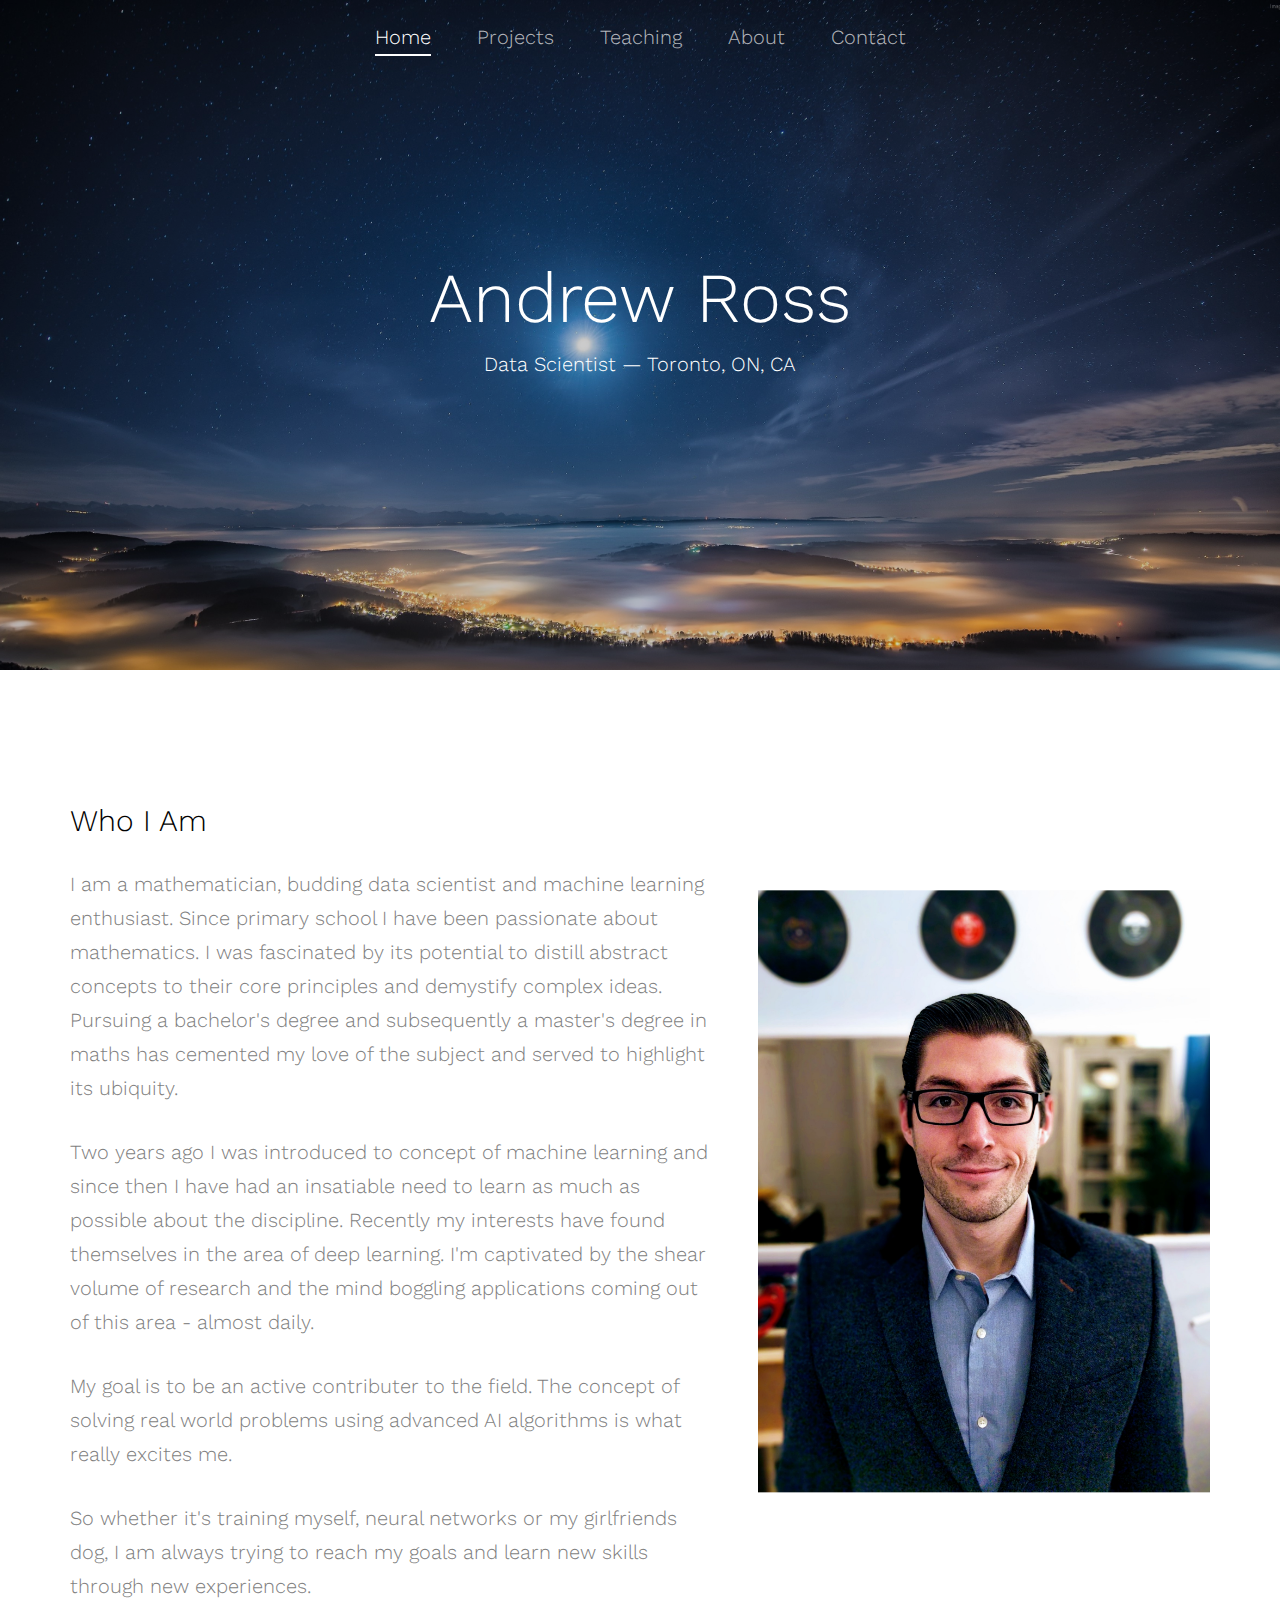
<file: index.html>
<!DOCTYPE html>
<!--[if lt IE 7]>      <html class="no-js lt-ie9 lt-ie8 lt-ie7"> <![endif]-->
<!--[if IE 7]>         <html class="no-js lt-ie9 lt-ie8"> <![endif]-->
<!--[if IE 8]>         <html class="no-js lt-ie9"> <![endif]-->
<!--[if gt IE 8]><!--> <html class="no-js"> <!--<![endif]-->
	<head>
	<meta charset="utf-8">
	<meta http-equiv="X-UA-Compatible" content="IE=edge">
	<title>Andrew Ross &mdash; Machine Learning</title>
	<meta name="viewport" content="width=device-width, initial-scale=1.0, maximum-scale=1.0" />
	<meta name="description" content="Andrew Ross' Machine Learning Projects" />
	<meta name="keywords" content="free html5, free template, free bootstrap, free website template, html5, css3, mobile first, responsive" />
	<meta name="author" content="FreeHTML5.co" />

  <!-- 
	//////////////////////////////////////////////////////

	FREE HTML5 TEMPLATE 
	DESIGNED & DEVELOPED by FreeHTML5.co
		
	Website: 		http://freehtml5.co/
	Email: 			info@freehtml5.co
	Twitter: 		http://twitter.com/fh5co
	Facebook: 		https://www.facebook.com/fh5co

	//////////////////////////////////////////////////////
	 -->

  	<!-- Facebook and Twitter integration -->
	<meta property="og:title" content=""/>
	<meta property="og:image" content=""/>
	<meta property="og:url" content=""/>
	<meta property="og:site_name" content=""/>
	<meta property="og:description" content=""/>
	<meta name="twitter:title" content="" />
	<meta name="twitter:image" content="" />
	<meta name="twitter:url" content="" />
	<meta name="twitter:card" content="" />

	<!-- Place favicon.ico and apple-touch-icon.png in the root directory -->
	<!--<link rel="shortcut icon" href="favicon.ico">-->

	<link href='https://fonts.googleapis.com/css?family=Work+Sans:400,300,600,400italic,700' rel='stylesheet' type='text/css'>
	
	<!-- Animate.css -->
	<link rel="stylesheet" href="css/animate.css">
	
	<!-- Magnific Popup -->
	<!--<link rel="stylesheet" href="css/magnific-popup.css">-->
	<!-- Bootstrap  -->
	<link rel="stylesheet" href="css/bootstrap.css">
	<!-- Icomoon Icon Fonts-->
	<link rel="stylesheet" href="css/icomoon.css">
	<!-- Theme style  -->
	<link rel="stylesheet" href="css/style.css">

	<!-- Modernizr JS -->
	<script src="js/modernizr-2.6.2.min.js"></script>
	<!-- FOR IE9 below -->
	<!--[if lt IE 9]>
	<script src="js/respond.min.js"></script>
	<![endif]-->

	</head>
	

	<body>

	<div id="fh5co-wrap">
		<header id="fh5co-header">
			<div class="container">
				<nav class="fh5co-main-nav">
					<ul>
						<li class="fh5co-active"><a href="index.html"><span>Home</span></a></li>
						<li><a href="projects.html"><span>Projects</span></a></li>
						<li><a href="teaching.html"><span>Teaching</span></a></li>
						<li><a href="about.html"><span>About</span></a></li>
						<li><a href="contact.html"><span>Contact</span></a></li>
					</ul>
				</nav>
			</div>
		</header>

		<div class="fh5co-parallax" style="background-image: url(images/night_sky.jpg);background-position: center;">
			<div class="overlay"></div>
			<div class="container">
				<div class="row">
					<div class="col-md-8 col-md-offset-2 col-sm-12 col-sm-offset-0 col-xs-12 col-xs-offset-0 text-center fh5co-table">
						<div class="fh5co-intro fh5co-table-cell">
							<h1 class="text-center">Andrew Ross</h1>
							<p>Data Scientist &mdash; Toronto, ON, CA</p>
						</div>
					</div>
				</div>
			</div>
		</div>
		<div class="fh5co-section">
			<div class="container">
				<div class="row">
					<div id="head_shot" class="col-sm-12 col-md-5 col-md-push-7">
						<img src="images/head_shot_2.jpg" alt="" class="img-responsive">
						<!-- style="max-width: 80%;" -->
					</div>
					<br>
					<div class="col-sm-12 col-md-7 col-md-pull-5">
						<h2>Who I Am</h2>
						<p>I am a mathematician, budding data scientist and machine learning enthusiast. Since primary school I have been passionate about mathematics. I was fascinated by its potential to distill abstract concepts to their core principles and demystify complex ideas. Pursuing a bachelor's degree and subsequently a master's degree in maths has cemented my love of the subject and served to highlight its ubiquity.</p>

						<p>Two years ago I was introduced to concept of machine learning and since then I have had an insatiable need to learn as much as possible about the discipline. Recently my interests have found themselves in the area of deep learning. I'm captivated by the shear volume of research and the mind boggling applications coming out of this area - almost daily.</p>

						<p>My goal is to be an active contributer to the field. The concept of solving real world problems using advanced AI algorithms is what really excites me.</p>

						<p>So whether it's training myself, neural networks or my girlfriends dog, I am always trying to reach my goals and learn new skills through new experiences.</p>
					</div>
				</div>
			</div>
		</div>

		<div class="fh5co-parallax" style="background-image: url(images/toronto_skyline3.jpg); background-position: center;">
			<div class="overlay"></div>
			<div class="container">
				<div class="row">
					<div class="col-md-8 col-md-offset-2 col-sm-12 col-sm-offset-0 col-xs-12 col-xs-offset-0 text-center fh5co-table">
						<div class="fh5co-intro fh5co-table-cell">
							<!-- <h1 class="text-center"> </h1>
							<p>**Nothing here probably** </p> -->
						</div>
					</div>
				</div>
			</div>
		</div>

		<!-- SECTION -->
		<!-- <div class="fh5co-section">
			<div class="container">
				
				<div class="row">
					<div class="col-md-6">
						<div class="fh5co-feature animate-box" data-animate-effect="fadeInLeft">
							<div class="fh5co-icon">
								<i class="icon-circle-compass"></i>
							</div>
							<div class="fh5co-text">
								<h3>Strategy</h3>
								<p>Far far away, behind the word mountains, far from the countries Vokalia and Consonantia, there live the blind texts. </p>
							</div>
						</div>
					</div>
					<div class="col-md-6">
						<div class="fh5co-feature animate-box" data-animate-effect="fadeInLeft">
							<div class="fh5co-icon">
								<i class="icon-telescope"></i><i class="icon-graduation-cap"></i><i class="icon-strategy"></i>
							</div>
							<div class="fh5co-text">
								<h3>Interests</h3>
								<p>**ADD** Far far away, behind the word mountains, far from the countries Vokalia and Consonantia, there live the blind texts. </p>
							</div>
						</div>
					</div>

					<div class="col-md-6">
						<div class="fh5co-feature animate-box" data-animate-effect="fadeInLeft">
							<div class="fh5co-icon">
								<i class="icon-strategy"></i>
							</div>
							<div class="fh5co-text">
								<h3>Direction</h3>
								<p>Far far away, behind the word mountains, far from the countries Vokalia and Consonantia, there live the blind texts. </p>
							</div>
						</div>
					</div>
					<div class="col-md-6">
						<div class="fh5co-feature animate-box" data-animate-effect="fadeInLeft">
							<div class="fh5co-icon">
								<i class="icon-tools"></i>
							</div>
							<div class="fh5co-text">
								<h3>Expertise</h3>
								<p>Far far away, behind the word mountains, far from the countries Vokalia and Consonantia, there live the blind texts. </p>
							</div>
						</div>
					</div>

				</div>

			</div>
		</div>

		
		<div class="fh5co-parallax" style="background-image: url(images/toronto_skyline3.jpg); background-position: center;">
			<div class="overlay"></div>
			<div class="container">
				<div class="row">
					<div class="col-md-8 col-md-offset-2 col-sm-12 col-sm-offset-0 col-xs-12 col-xs-offset-0 text-center fh5co-table">
						<div class="fh5co-intro fh5co-table-cell">
							<h1 class="text-center">Less is more</h1>
							<p>Made with love by the fine folks at <a href="http://freehtml5.co">FreeHTML5.co</a></p>
						</div>
					</div>
				</div>
			</div>
		</div> -->

		<!-- SECTION -->
		<!-- <div class="fh5co-section">
			<div class="container">

				<div class="row">
					<div class="col-md-12">
						<div class="row">
							<div class="col-md-6">
								<h2>Made With Love</h2>
							</div>
						</div>
					</div>
					<div class="col-md-6">
						<p>Even the all-powerful Pointing has no control about the blind texts it is an almost unorthographic life One day however a small line of blind text by the name of Lorem Ipsum decided to leave for the far World of Grammar. The Big Oxmox advised her not to do so, because there were thousands of bad Commas, wild Question Marks and devious Semikoli, but the Little Blind Text didn’t listen.</p>
					</div>
					<div class="col-md-6">
						<p>She packed her seven versalia, put her initial into the belt and made herself on the way. When she reached the first hills of the Italic Mountains, she had a last view back on the skyline of her hometown Bookmarksgrove, the headline of Alphabet Village and the subline of her own road, the Line Lane.</p>
					</div>
				</div>

			</div>
		</div> -->

	</div> <!-- END fh5co-wrap -->


	<footer id="fh5co-footer">
		<div class="container">
			<div class="row">
				<div class="col-md-4">
					<!-- <h3>About Us</h3>
					<p>She packed her seven versalia, put her initial into the belt and made herself on the way. When she reached the first hills of the Italic Mountains.</p> -->
				</div>
				<div class="col-sm-12 col-md-2">
					<h3>Quick Links</h3>
					<ul>
						<li><a href="projects.html">Projects</a></li>
						<li><a href="teaching.html">Teaching</a></li>
						<li><a href="about.html">About</a></li>
						<li><a href="contact.html">Contact</a></li>
						<br>
					</ul>
				</div>
				<div class="col-sm-12 col-md-6">
					<h3>Connect</h3>
					<ul class="fh5co-social">
						<!-- LinkedIn -->
						<li><a href="#" onclick="window.open('https://www.linkedin.com/in/andrew-ross-47b795144/'); return false;"><i class="icon-linkedin"></i> <span>andrew ross</span></a></li>
						<!-- GitHub -->
						<li><a href="#" onclick="window.open('https://github.com/andrewrosss'); return false;"><i class="icon-github"></i> <span>andrewrosss</span></a></li>
						<!-- Facebook -->
						<li><a href="#" onclick="window.open('https://www.facebook.com/Arosss'); return false;"><i class="icon-facebook"></i> <span>&nbsp;@arosss</span></a></li>
						<!-- Instagram -->
						<li><a href="#" onclick="window.open('https://www.instagram.com/lintstagramm/'); return false;"><i class="icon-instagram"></i> <span>@lintstagramm</span></a></li>
						<!-- Twitter -->
						<li><a href="#" onclick="window.open('https://twitter.com/Andrewrosss'); return false;"><i class="icon-twitter"></i> <span>@andrewrosss</span></a></li>
						<!-- Google+ -->
						<li><a href="#" onclick="window.open('https://plus.google.com/u/0/106302438894205825127'); return false;"><i class="icon-google"></i> <span>+andrew ross</span></a></li>
					</ul>
				</div>
			</div>
			<!-- <div class="row">
				<div class="col-md-12 fh5co-copyright text-center">
					<p><small>&copy; 2016 Free HTML5 Simple. All Rights Reserved. </small> <small>Made with care by <a href="http://freehtml5.co/" target="_blank">FreeHTML5.co</a> Demo Images: <a href="http://unsplash.com" target="_blank">Unsplash</a></small></p>
				</div>
			</div> -->
		</div>
	</footer>
	
	<!-- jQuery -->
	<script src="js/jquery.min.js"></script>
	<!-- jQuery Easing -->
	<script src="js/jquery.easing.1.3.js"></script>
	<!-- Bootstrap -->
	<script src="js/bootstrap.min.js"></script>
	<!-- Waypoints -->
	<script src="js/jquery.waypoints.min.js"></script>
	<!-- Stellar -->
	<script src="js/jquery.stellar.min.js"></script>
	<!-- MAIN JS -->
	<script src="js/main.js"></script>

	</body>
</html>
</file>
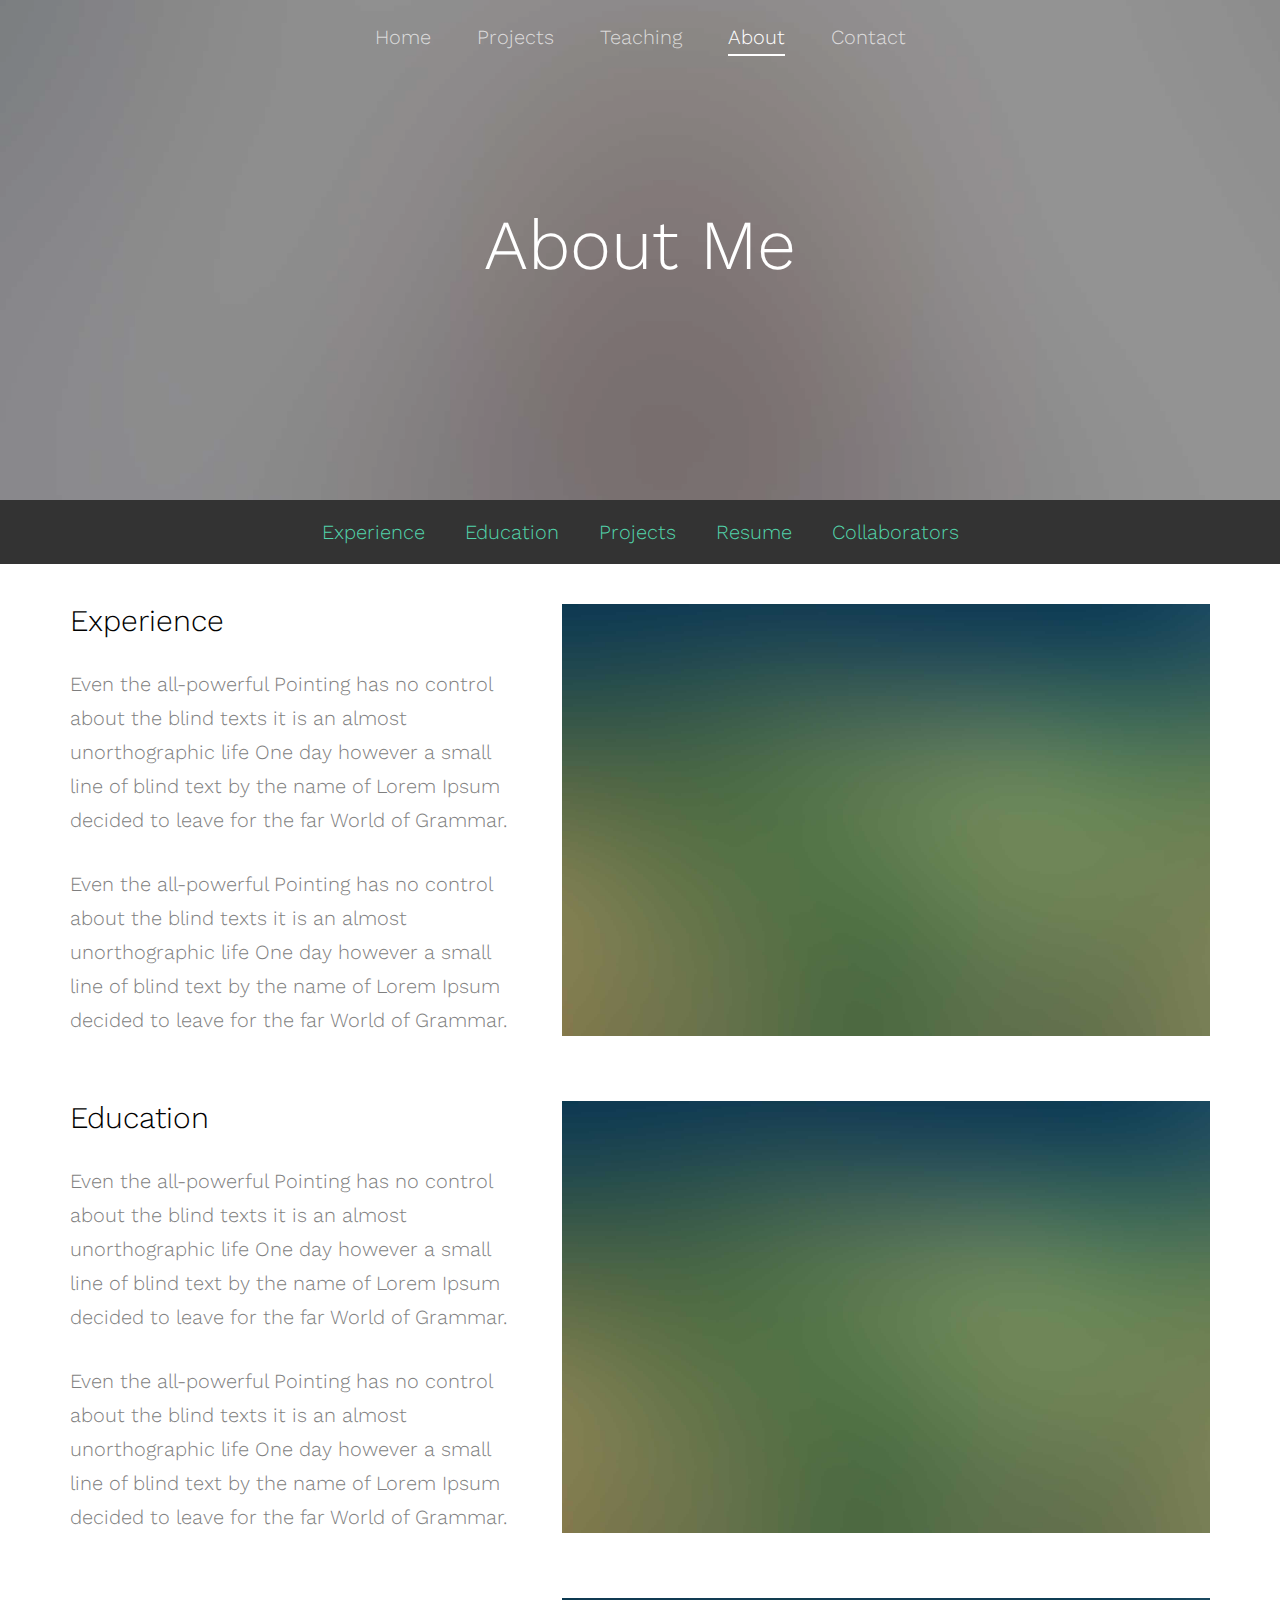
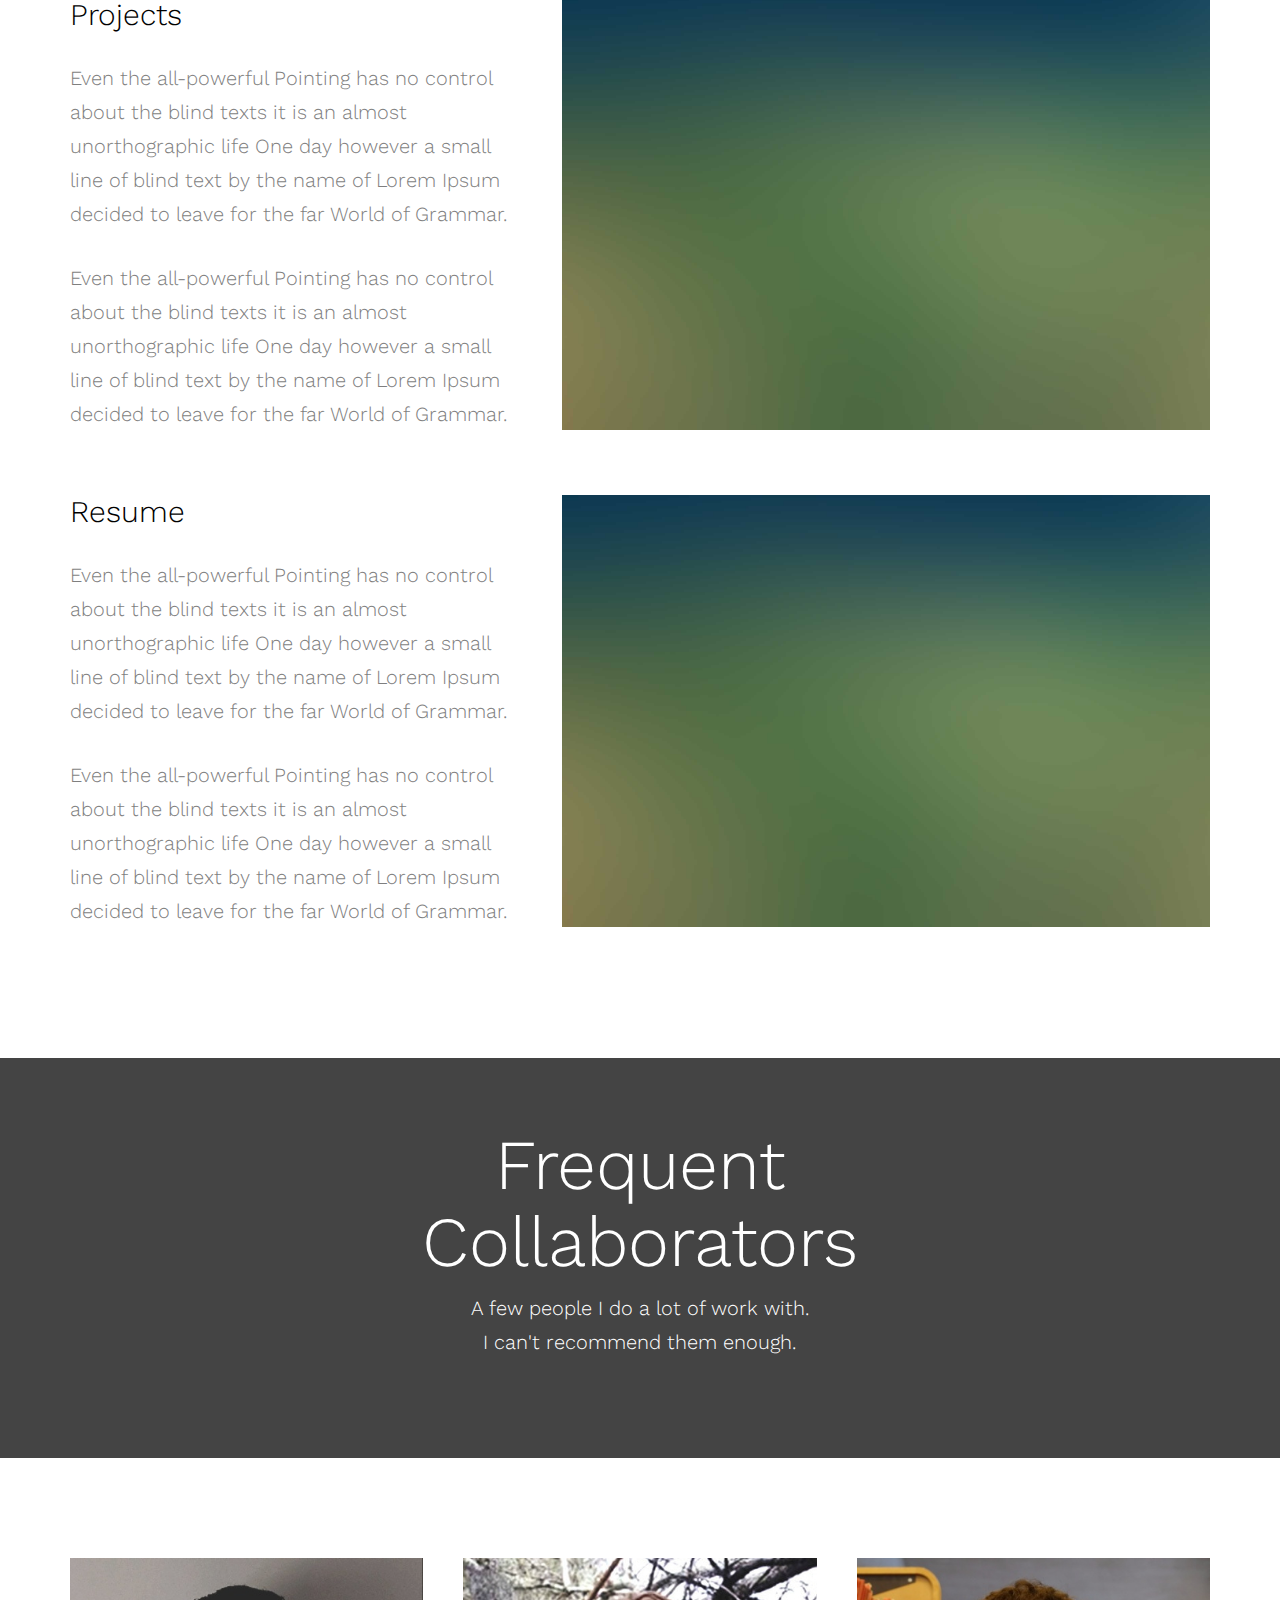
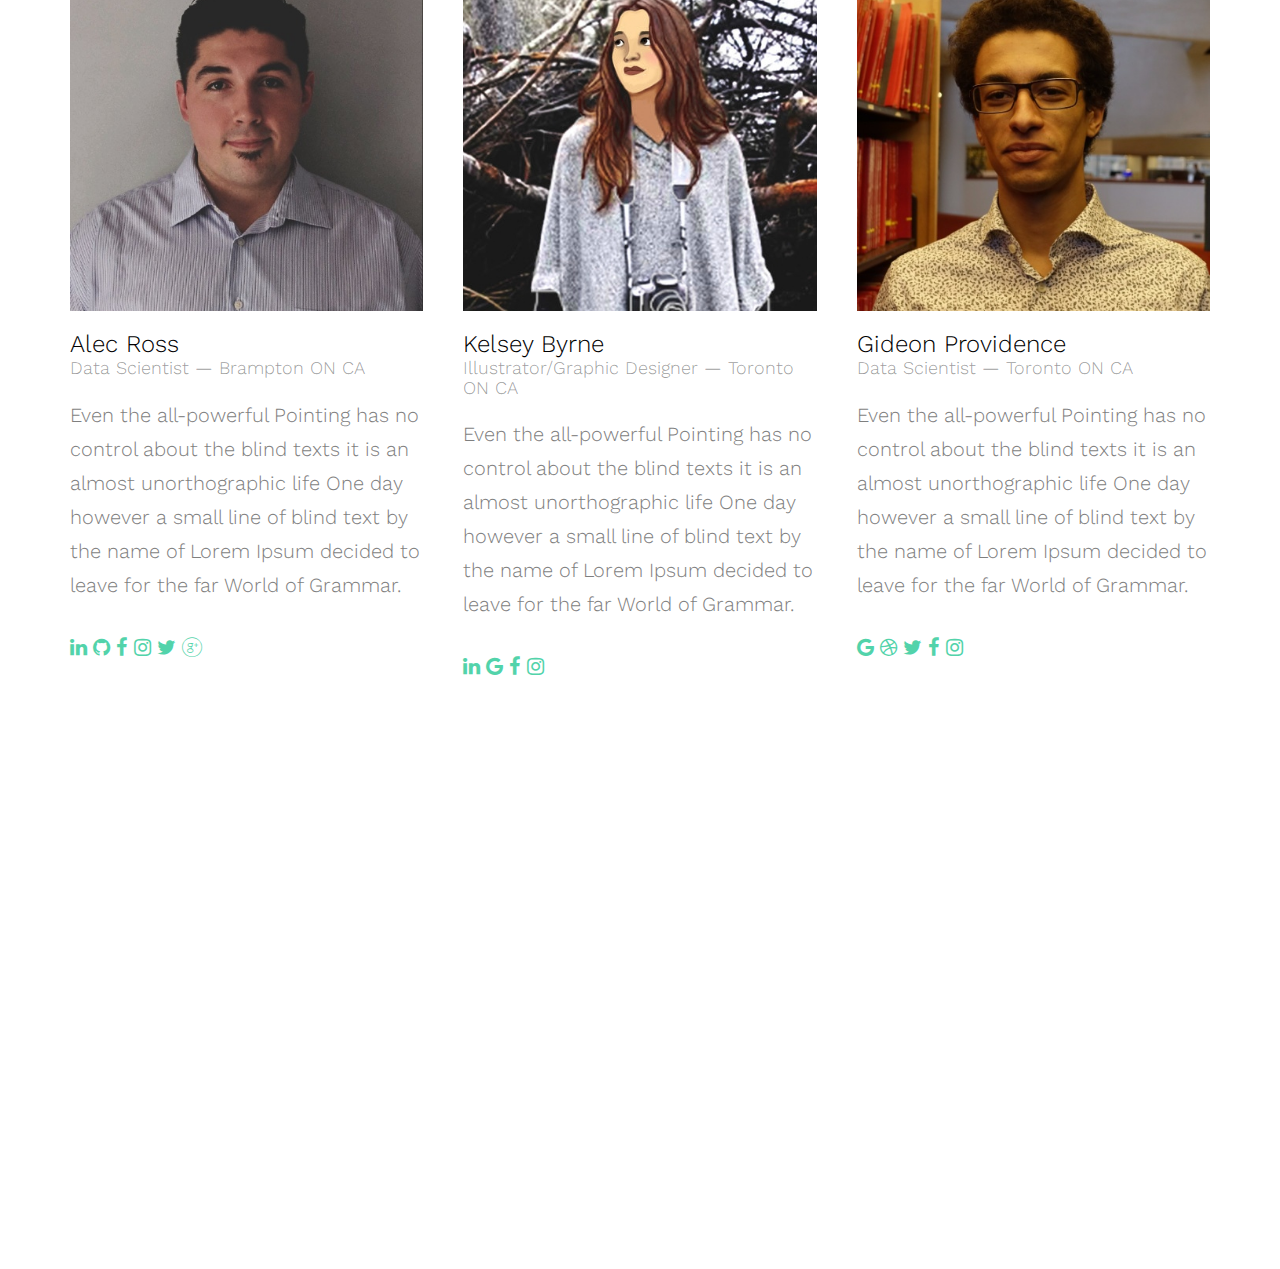
<file: about.html>
<!DOCTYPE html>
<!--[if lt IE 7]>      <html class="no-js lt-ie9 lt-ie8 lt-ie7"> <![endif]-->
<!--[if IE 7]>         <html class="no-js lt-ie9 lt-ie8"> <![endif]-->
<!--[if IE 8]>         <html class="no-js lt-ie9"> <![endif]-->
<!--[if gt IE 8]><!--> <html class="no-js"> <!--<![endif]-->
	<head>
	<meta charset="utf-8">
	<meta http-equiv="X-UA-Compatible" content="IE=edge">
	<title>Andrew Ross &mdash; Machine Learning</title>
	<meta name="viewport" content="width=device-width, initial-scale=1">
	<meta name="description" content="Free HTML5 Website Template by FreeHTML5.co" />
	<meta name="keywords" content="free html5, free template, free bootstrap, free website template, html5, css3, mobile first, responsive" />
	<meta name="author" content="FreeHTML5.co" />

  <!-- 
	//////////////////////////////////////////////////////

	FREE HTML5 TEMPLATE 
	DESIGNED & DEVELOPED by FreeHTML5.co
		
	Website: 		http://freehtml5.co/
	Email: 			info@freehtml5.co
	Twitter: 		http://twitter.com/fh5co
	Facebook: 		https://www.facebook.com/fh5co

	//////////////////////////////////////////////////////
	 -->

  	<!-- Facebook and Twitter integration -->
	<meta property="og:title" content=""/>
	<meta property="og:image" content=""/>
	<meta property="og:url" content=""/>
	<meta property="og:site_name" content=""/>
	<meta property="og:description" content=""/>
	<meta name="twitter:title" content="" />
	<meta name="twitter:image" content="" />
	<meta name="twitter:url" content="" />
	<meta name="twitter:card" content="" />

	<!-- Place favicon.ico and apple-touch-icon.png in the root directory -->
	<!-- <link rel="shortcut icon" href="favicon.ico"> -->

	<link href='https://fonts.googleapis.com/css?family=Work+Sans:400,300,600,400italic,700' rel='stylesheet' type='text/css'>
	
	<!-- Animate.css -->
	<link rel="stylesheet" href="css/animate.css">
	
	<!-- Magnific Popup -->
	<!-- <link rel="stylesheet" href="css/magnific-popup.css"> -->
	<!-- Bootstrap  -->
	<link rel="stylesheet" href="css/bootstrap.css">
	<!-- Icomoon Icon Fonts-->
	<link rel="stylesheet" href="css/icomoon.css">
	<!-- Theme style  -->
	<link rel="stylesheet" href="css/style.css">

	<!-- Modernizr JS -->
	<script src="js/modernizr-2.6.2.min.js"></script>
	<!-- FOR IE9 below -->
	<!--[if lt IE 9]>
	<script src="js/respond.min.js"></script>
	<![endif]-->

	</head>
	<body>
	
	<div id="fh5co-wrap">
		<header id="fh5co-header">
			<div class="container">
				<nav class="fh5co-main-nav">
					<ul>
						<li><a href="index.html"><span>Home</span></a></li>
						<li><a href="projects.html"><span>Projects</span></a></li>
						<li><a href="teaching.html"><span>Teaching</span></a></li>
						<li class="fh5co-active"><a href="about.html"><span>About</span></a></li>
						<li><a href="contact.html"><span>Contact</span></a></li>
					</ul>
				</nav>
			</div>
		</header>

		<div class="fh5co-hero" style="background-image: url(images/hero_4.jpg); height: 500px;">
			<div class="overlay"></div>
			<div class="container" style="height: 500px;">
				<div class="row" style="height: 500px;">
					<div class="col-md-8 col-md-offset-2 col-sm-12 col-sm-offset-0 col-xs-12 col-xs-offset-0 text-center fh5co-table" style="height: 500px;">
						<div class="fh5co-intro fh5co-table-cell" style="height: 500px;">
							<h1 class="text-center">About Me</h1>
							<!-- <p>Made with love by the fine folks at <a href="http://freehtml5.co">FreeHTML5.co</a></p> -->
						</div>
					</div>
				</div>
			</div>
		</div>
		<div class="fh5co-section" style="padding-top: 0">
			<div class="container" style="padding: 0; margin: 0; width: auto;">
				<div id="about-nav">
					<ul><!-- 
						 --><li><a href="#experience"><span>Experience</span></a></li><!-- 
						 --><li><a href="#education"><span>Education</span></a></li><!-- 
						 --><li><a href="#projects"><span>Projects</span></a></li><!-- 
						 --><li><a href="#resume"><span>Resume</span></a></li><!-- 
						 --><li><a href="#collaborators"><span>Collaborators</span></a></li>
					</ul>
				</div>
			</div>
			<div class="container" style="padding-top: 2em">
				<!-- EXPERIENCE -->
				<div class="row" id="experience">
					<div class="col-md-5">
						<h2>Experience</h2>
						<p>Even the all-powerful Pointing has no control about the blind texts it is an almost unorthographic life One day however a small line of blind text by the name of Lorem Ipsum decided to leave for the far World of Grammar. </p>
						<p>Even the all-powerful Pointing has no control about the blind texts it is an almost unorthographic life One day however a small line of blind text by the name of Lorem Ipsum decided to leave for the far World of Grammar.</p>
						
					</div>
					<div class="col-md-7">
						<img src="images/hero_1.jpg" alt="Free HTML5 by FreeHTML5.co" class="img-responsive">
					</div>
				</div>

				<br>

				<!-- EDUCATION -->
				<div class="row" id="education">
					<div class="col-md-5">
						<h2>Education</h2>
						<p>Even the all-powerful Pointing has no control about the blind texts it is an almost unorthographic life One day however a small line of blind text by the name of Lorem Ipsum decided to leave for the far World of Grammar. </p>
						<p>Even the all-powerful Pointing has no control about the blind texts it is an almost unorthographic life One day however a small line of blind text by the name of Lorem Ipsum decided to leave for the far World of Grammar.</p>
						
					</div>
					<div class="col-md-7">
						<img src="images/hero_1.jpg" alt="Free HTML5 by FreeHTML5.co" class="img-responsive">
					</div>
				</div>

				<br>

				<!-- PROJECTS -->
				<div class="row" id="projects">
					<div class="col-md-5">
						<h2>Projects</h2>
						<p>Even the all-powerful Pointing has no control about the blind texts it is an almost unorthographic life One day however a small line of blind text by the name of Lorem Ipsum decided to leave for the far World of Grammar. </p>
						<p>Even the all-powerful Pointing has no control about the blind texts it is an almost unorthographic life One day however a small line of blind text by the name of Lorem Ipsum decided to leave for the far World of Grammar.</p>
						
					</div>
					<div class="col-md-7">
						<img src="images/hero_1.jpg" alt="Free HTML5 by FreeHTML5.co" class="img-responsive">
					</div>
				</div>

				<br>

				<!-- RESUME -->
				<div class="row" id="resume">
					<div class="col-md-5">
						<h2>Resume</h2>
						<p>Even the all-powerful Pointing has no control about the blind texts it is an almost unorthographic life One day however a small line of blind text by the name of Lorem Ipsum decided to leave for the far World of Grammar. </p>
						<p>Even the all-powerful Pointing has no control about the blind texts it is an almost unorthographic life One day however a small line of blind text by the name of Lorem Ipsum decided to leave for the far World of Grammar.</p>
						
					</div>
					<div class="col-md-7">
						<img src="images/hero_1.jpg" alt="Free HTML5 by FreeHTML5.co" class="img-responsive">
					</div>
				</div>
			</div>
		</div>

		<div class="fh5co-parallax" style="background-image: url(images/hero_2.jpg); height: 400px;">
			<div class="overlay"></div>
			<div class="container" id="collaborators" style="height: 400px;">
				<div class="row" style="height: 400px;">
					<div class="col-md-8 col-md-offset-2 col-sm-12 col-sm-offset-0 col-xs-12 col-xs-offset-0 text-center fh5co-table" style="height: 400px;">
						<div class="fh5co-intro fh5co-table-cell" style="height: 400px;">
							<h1 class="text-center">Frequent Collaborators</h1>
							<p>A few people I do a lot of work with. <br>
							I can't recommend them enough.</p>
						</div>
					</div>
				</div>
			</div>
		</div>

		<div class="fh5co-section">
			<div class="container">
				<div class="row">
					<div class="col-sm-12 col-md-4 fh5co-staff" id="alec">
						<img src="images/alec.jpg" alt="Alec Ross" class="img-responsive">
						<h3>Alec Ross</h3>
						<h4>Data Scientist &mdash; Brampton ON CA</h4>
						<p>Even the all-powerful Pointing has no control about the blind texts it is an almost unorthographic life One day however a small line of blind text by the name of Lorem Ipsum decided to leave for the far World of Grammar.</p>
						<ul class="fh5co-social">
							<!-- LinkedIn -->
							<li><a href="#" onclick="window.open('https://www.linkedin.com/in/andrew-ross-47b795144/'); return false;"><i class="icon-linkedin"></i></a></li>
							<!-- GitHub -->
							<li><a href="#" onclick="window.open('https://github.com/andrewrosss'); return false;"><i class="icon-github"></i></a></li>
							<!-- Facebook -->
							<li><a href="#" onclick="window.open('https://www.facebook.com/Arosss'); return false;"><i class="icon-facebook"></i></a></li>
							<!-- Instagram -->
							<li><a href="#" onclick="window.open('https://www.instagram.com/lintstagramm/'); return false;"><i class="icon-instagram"></i></a></li>
							<!-- Twitter -->
							<li><a href="#" onclick="window.open('https://twitter.com/Andrewrosss'); return false;"><i class="icon-twitter"></i></a></li>
							<!-- Google+ -->
							<li><a href="#" onclick="window.open('https://plus.google.com/u/0/106302438894205825127'); return false;"><i class="icon-googleplus"></i></a></li>
						</ul>
						<br>
					</div>
					<div class="col-sm-12 col-md-4 fh5co-staff">
						<img src="images/kelsey_square.jpg" alt="Kelsey Byrne" class="img-responsive">
						<h3>Kelsey Byrne</h3>
						<h4>Illustrator/Graphic Designer &mdash; Toronto ON CA</h4>
						<p>Even the all-powerful Pointing has no control about the blind texts it is an almost unorthographic life One day however a small line of blind text by the name of Lorem Ipsum decided to leave for the far World of Grammar.</p>
						<ul class="fh5co-social">
							<!-- LinkedIn -->
							<li><a href="#" onclick="window.open('https://www.linkedin.com/in/kelsey-byrne-5a70b1137/'); return false;"><i class="icon-linkedin"></i></a></li>
							<!-- personal website -->
							<li><a href="#" onclick="window.open('https://www.kelsey-byrne.com/'); return false;"><i class="icon-google"></i></a></li>
							<!-- Facebook -->
							<li><a href="#" onclick="window.open('https://www.facebook.com/kelsey.byrne.56'); return false;"><i class="icon-facebook"></i></a></li>
							<!-- Instagram -->
							<li><a href="#" onclick="window.open('https://www.instagram.com/byrne_arts/'); return false;"><i class="icon-instagram"></i></a></li>
						</ul>
						<br>
					</div>
					<div class="col-sm-12 col-md-4 fh5co-staff">
						<img src="images/jevan.jpg" alt="Gideon Providence" class="img-responsive">
						<h3>Gideon Providence</h3>
						<h4>Data Scientist &mdash; Toronto ON CA</h4>
						<p>Even the all-powerful Pointing has no control about the blind texts it is an almost unorthographic life One day however a small line of blind text by the name of Lorem Ipsum decided to leave for the far World of Grammar.</p>
						<ul class="fh5co-social">
							<li><a href="#"><i class="icon-google"></i></a></li>
							<li><a href="#"><i class="icon-dribbble"></i></a></li>
							<li><a href="#"><i class="icon-twitter"></i></a></li>
							<li><a href="#"><i class="icon-facebook"></i></a></li>
							<li><a href="#"><i class="icon-instagram"></i></a></li>
						</ul>
					</div>
				</div>
			</div>
		</div>
	</div> <!-- END fh5co-wrap -->


	<footer id="fh5co-footer">
		<div class="container">
			<div class="row">
				<div class="col-md-4">
					<!-- <h3>About Us</h3>
					<p>She packed her seven versalia, put her initial into the belt and made herself on the way. When she reached the first hills of the Italic Mountains.</p> -->
				</div>
				<div class="col-sm-12 col-md-2">
					<h3>Quick Links</h3>
					<ul>
						<li><a href="projects.html">Projects</a></li>
						<li><a href="teaching.html">Teaching</a></li>
						<li><a href="about.html">About</a></li>
						<li><a href="contact.html">Contact</a></li>
						<br>
					</ul>
				</div>
				<div class="col-sm-12 col-md-6">
					<h3>Connect</h3>
					<ul class="fh5co-social">
						<!-- LinkedIn -->
						<li><a href="#" onclick="window.open('https://www.linkedin.com/in/andrew-ross-47b795144/'); return false;"><i class="icon-linkedin"></i> <span>andrew ross</span></a></li>
						<!-- GitHub -->
						<li><a href="#" onclick="window.open('https://github.com/andrewrosss'); return false;"><i class="icon-github"></i> <span>andrewrosss</span></a></li>
						<!-- Facebook -->
						<li><a href="#" onclick="window.open('https://www.facebook.com/Arosss'); return false;"><i class="icon-facebook"></i> <span>&nbsp;@arosss</span></a></li>
						<!-- Instagram -->
						<li><a href="#" onclick="window.open('https://www.instagram.com/lintstagramm/'); return false;"><i class="icon-instagram"></i> <span>@lintstagramm</span></a></li>
						<!-- Twitter -->
						<li><a href="#" onclick="window.open('https://twitter.com/Andrewrosss'); return false;"><i class="icon-twitter"></i> <span>@andrewrosss</span></a></li>
						<!-- Google+ -->
						<li><a href="#" onclick="window.open('https://plus.google.com/u/0/106302438894205825127'); return false;"><i class="icon-googleplus"></i> <span>+andrew ross</span></a></li>
					</ul>
				</div>
			</div>
		</div>
	</footer>
	
	<!-- jQuery -->
	<script src="js/jquery.min.js"></script>
	<!-- jQuery Easing -->
	<script src="js/jquery.easing.1.3.js"></script>
	<!-- Bootstrap -->
	<script src="js/bootstrap.min.js"></script>
	<!-- Waypoints -->
	<script src="js/jquery.waypoints.min.js"></script>
	<!-- Stellar -->
	<script src="js/jquery.stellar.min.js"></script>
	<!-- MAIN JS -->
	<script src="js/main.js"></script>
	<!-- SMOOTH SCROLLING -->
	<script>
		// document.querySelector('#alec').scrollIntoView({behavior: 'smooth'});
		$('a[href*=#]').click(function(event){
		    $('html, body').animate({
		        scrollTop: $( $.attr(this, 'href') ).offset().top - 20
		    }, 500);
		    event.preventDefault();
		});
	</script>

	</body>
</html>
</file>
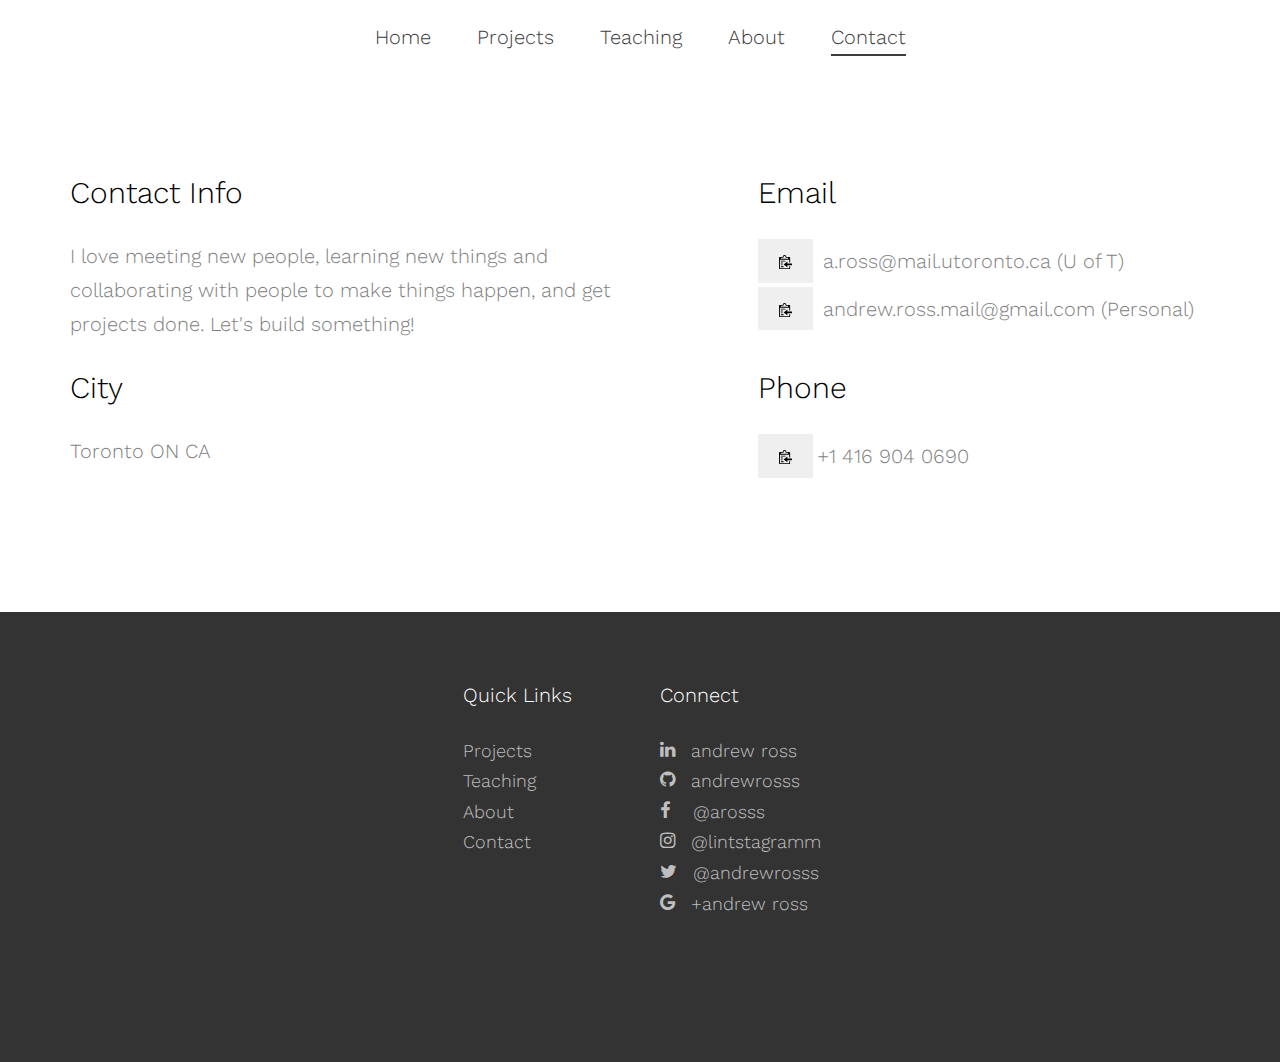
<file: contact.html>
<!DOCTYPE html>
<!--[if lt IE 7]>      <html class="no-js lt-ie9 lt-ie8 lt-ie7"> <![endif]-->
<!--[if IE 7]>         <html class="no-js lt-ie9 lt-ie8"> <![endif]-->
<!--[if IE 8]>         <html class="no-js lt-ie9"> <![endif]-->
<!--[if gt IE 8]><!--> <html class="no-js"> <!--<![endif]-->
	<head>
	<meta charset="utf-8">
	<meta http-equiv="X-UA-Compatible" content="IE=edge">
	<title>Andrew Ross &mdash; Machine Learning</title>
	<meta name="viewport" content="width=device-width, initial-scale=1">
	<meta name="description" content="Andrew Ross' Machine Learning Projects" />
	<meta name="keywords" content="free html5, free template, free bootstrap, free website template, html5, css3, mobile first, responsive" />
	<meta name="author" content="FreeHTML5.co" />

  <!-- 
	//////////////////////////////////////////////////////

	FREE HTML5 TEMPLATE 
	DESIGNED & DEVELOPED by FreeHTML5.co
		
	Website: 		http://freehtml5.co/
	Email: 			info@freehtml5.co
	Twitter: 		http://twitter.com/fh5co
	Facebook: 		https://www.facebook.com/fh5co

	//////////////////////////////////////////////////////
	 -->

  	<!-- Facebook and Twitter integration -->
	<meta property="og:title" content=""/>
	<meta property="og:image" content=""/>
	<meta property="og:url" content=""/>
	<meta property="og:site_name" content=""/>
	<meta property="og:description" content=""/>
	<meta name="twitter:title" content="" />
	<meta name="twitter:image" content="" />
	<meta name="twitter:url" content="" />
	<meta name="twitter:card" content="" />

	<!-- Place favicon.ico and apple-touch-icon.png in the root directory -->
	<!-- <link rel="shortcut icon" href="favicon.ico"> -->

	<link href='https://fonts.googleapis.com/css?family=Work+Sans:400,300,600,400italic,700' rel='stylesheet' type='text/css'>
	
	<!-- Animate.css -->
	<link rel="stylesheet" href="css/animate.css">
	
	<!-- Magnific Popup -->
	<!-- <link rel="stylesheet" href="css/magnific-popup.css"> -->
	<!-- Bootstrap  -->
	<link rel="stylesheet" href="css/bootstrap.css">
	<!-- Icomoon Icon Fonts-->
	<link rel="stylesheet" href="css/icomoon.css">
	<!-- Theme style  -->
	<link rel="stylesheet" href="css/style.css">

	<!-- Modernizr JS -->
	<script src="js/modernizr-2.6.2.min.js"></script>
	<!-- FOR IE9 below -->
	<!--[if lt IE 9]>
	<script src="js/respond.min.js"></script>
	<![endif]-->

	</head>
	<body>
	
	<div id="fh5co-wrap" style="margin: auto;">
		<header id="fh5co-header-contact">
			<div class="container">
				<nav class="fh5co-main-nav">
					<ul>
						<li><a href="index.html" style="color: #3c3c3c"><span>Home</span></a></li>
						<li><a href="projects.html" style="color: #3c3c3c"><span>Projects</span></a></li>
						<li><a href="teaching.html" style="color: #3c3c3c"><span>Teaching</span></a></li>
						<li><a href="about.html" style="color: #3c3c3c"><span>About</span></a></li>
						<li class="fh5co-active-contact"><a href="contact.html" style="color: #3c3c3c"><span>Contact</span></a></li>
					</ul>
				</nav>
			</div>
		</header>

		<!-- <div class="fh5co-hero" style="background-image: url(images/hero_3.jpg);" data-stellar-background-ratio="0.5">
			<div class="overlay"></div>
			<div class="container">
				<div class="row">
					<div class="col-md-8 col-md-offset-2 col-sm-12 col-sm-offset-0 col-xs-12 col-xs-offset-0 text-center fh5co-table">
						<div class="fh5co-intro fh5co-table-cell">
							<h1 class="text-center">Collaborate with Me</h1>
							<p></p>
						</div>
					</div>
				</div>
			</div>
		</div> -->
		<div class="fh5co-section">
			<div class="container">
				<div class="row">
					<div class="col-sm-12 col-md-6">
						<h2>Contact Info</h2>
						<p>I love meeting new people, learning new things and collaborating with people to make things happen, and get projects done. Let's build something!</p>
					</div>
					<div class="col-sm-12 col-md-6 col-md-push-1">
						<h2>Email</h2>
						<p>
							<button class="btn" data-clipboard-text="a.ross@mail.utoronto.ca" ><img src="assets/clippy.svg" width="13" alt="Copy to clipboard" title="Copy to clipboard"></button>
							<!-- ANTI-SPAM MEASURE -->
							<!-- <a href="http://www.google.com/recaptcha/mailhide/d?k=012RqAzKQViO58rpLdpE3ybg==&amp;c=QXdZRlm30gk3JVz9EkSJq2DBZ33Ohe9KDukvvO0G2mY=" onclick="window.open('http://www.google.com/recaptcha/mailhide/d?k\x3d012RqAzKQViO58rpLdpE3ybg\x3d\x3d\x26c\x3dQXdZRlm30gk3JVz9EkSJq2DBZ33Ohe9KDukvvO0G2mY\x3d', '', 'toolbar=0,scrollbars=0,location=0,statusbar=0,menubar=0,resizable=0,width=500,height=300'); return false;" title="Reveal this e-mail address">a.ro...</a> -->
							a.ross@mail.utoronto.ca (U of T)
							<br>
							<button class="btn" data-clipboard-text="andrew.ross.mail@gmail.com"> <img src="assets/clippy.svg" width="13" style="background-color:transparent;" alt="Copy to clipboard" title="Copy to clipboard"></button>
							<!-- ANTI-SPAM MEASURE -->
							<!-- <a href="http://www.google.com/recaptcha/mailhide/d?k=01Tf9xljbEj-WIj9fQrgk4Fw==&amp;c=F1C6daFjkeuKabOMYhCv6V4Cul5gyLwq3CbmTugvg2M=" onclick="window.open('http://www.google.com/recaptcha/mailhide/d?k\x3d01Tf9xljbEj-WIj9fQrgk4Fw\x3d\x3d\x26c\x3dF1C6daFjkeuKabOMYhCv6V4Cul5gyLwq3CbmTugvg2M\x3d', '', 'toolbar=0,scrollbars=0,location=0,statusbar=0,menubar=0,resizable=0,width=500,height=300'); return false;" title="Reveal this e-mail address">andrew.ro...</a> -->
							andrew.ross.mail@gmail.com (Personal)
							</p>
					</div>
				</div>
				<div class="row">
					<div class="col-sm-12 col-md-6 col-md-push-7">
						<h2>Phone</h2>
						<p>
							<button class="btn" data-clipboard-text="+1 416 904 0690"><img src="assets/clippy.svg" width="13" alt="Copy to clipboard"></button>+1 416 904 0690
						</p>
						<!-- <form action="#">
							<div class="form-group">
								<input type="text" class="form-control" placeholder="Name">
							</div>
							<div class="form-group">
								<input type="text" class="form-control" placeholder="Email">
							</div>
							<div class="form-group">
								<textarea class="form-control" name="" id="" cols="30" rows="10" placeholder="Message"></textarea>
							</div>
							<div class="form-group">
								<input type="submit" value="Send Message" class="btn btn-primary btn-md">
							</div>
						</form> -->
					</div>
					<div class="col-sm-12 col-md-6 col-md-pull-6">
						<h2>City</h2>
						<p>Toronto ON CA</p>
					</div>
				</div>
			</div>
		</div>
		<!-- <div id="map"></div> -->

	</div> <!-- END fh5co-wrap -->

	<footer id="fh5co-footer" style="position: static">
		<div class="container">
			<div class="row">
				<div class="col-md-4">
					<!-- <h3>About Us</h3>
					<p>She packed her seven versalia, put her initial into the belt and made herself on the way. When she reached the first hills of the Italic Mountains.</p> -->
				</div>
				<div class="col-sm-12 col-md-2">
					<h3>Quick Links</h3>
					<ul>
						<li><a href="projects.html">Projects</a></li>
						<li><a href="teaching.html">Teaching</a></li>
						<li><a href="about.html">About</a></li>
						<li><a href="contact.html">Contact</a></li>
						<br>
					</ul>
				</div>
				<div class="col-sm-12 col-md-6">
					<h3>Connect</h3>
					<ul class="fh5co-social">
						<!-- LinkedIn -->
						<li><a href="#" onclick="window.open('https://www.linkedin.com/in/andrew-ross-47b795144/'); return false;"><i class="icon-linkedin"></i> <span>andrew ross</span></a></li>
						<!-- GitHub -->
						<li><a href="#" onclick="window.open('https://github.com/andrewrosss'); return false;"><i class="icon-github"></i> <span>andrewrosss</span></a></li>
						<!-- Facebook -->
						<li><a href="#" onclick="window.open('https://www.facebook.com/Arosss'); return false;"><i class="icon-facebook"></i> <span>&nbsp;@arosss</span></a></li>
						<!-- Instagram -->
						<li><a href="#" onclick="window.open('https://www.instagram.com/lintstagramm/'); return false;"><i class="icon-instagram"></i> <span>@lintstagramm</span></a></li>
						<!-- Twitter -->
						<li><a href="#" onclick="window.open('https://twitter.com/Andrewrosss'); return false;"><i class="icon-twitter"></i> <span>@andrewrosss</span></a></li>
						<!-- Google+ -->
						<li><a href="#" onclick="window.open('https://plus.google.com/u/0/106302438894205825127'); return false;"><i class="icon-google"></i> <span>+andrew ross</span></a></li>
					</ul>
				</div>
			</div>
			<!-- <div class="row">
				<div class="col-md-12 fh5co-copyright text-center">
					<p><small>&copy; 2016 Free HTML5 Simple. All Rights Reserved. </small> <small>Made with care by <a href="http://freehtml5.co/" target="_blank">FreeHTML5.co</a> Demo Images: <a href="http://unsplash.com" target="_blank">Unsplash</a></small></p>
				</div>
			</div> -->
		</div>
	</footer>
	
	<!-- jQuery -->
	<script src="js/jquery.min.js"></script>
	<!-- jQuery Easing -->
	<script src="js/jquery.easing.1.3.js"></script>
	<!-- Bootstrap -->
	<script src="js/bootstrap.min.js"></script>
	<!-- Waypoints -->
	<script src="js/jquery.waypoints.min.js"></script>
	<!-- Stellar -->
	<script src="js/jquery.stellar.min.js"></script>
	<!-- Copy to Clipbaord -->
	<script src="js/clipboard.min.js"></script>
	<!-- Google Map -->
	<!-- <script src="https://maps.googleapis.com/maps/api/js?key=AIzaSyCefOgb1ZWqYtj7raVSmN4PL2WkTrc-KyA&sensor=false"></script> -->
	<!-- <script src="js/google_map.js"></script> -->

	<!-- MAIN JS -->
	<script src="js/main.js"></script>

	
	<script>
    var clipboard = new Clipboard('.btn');
    clipboard.on('success', function(e) {
        console.log(e);
    });
    clipboard.on('error', function(e) {
        console.log(e);
    });
    </script>
    

	</body>
</html>
</file>
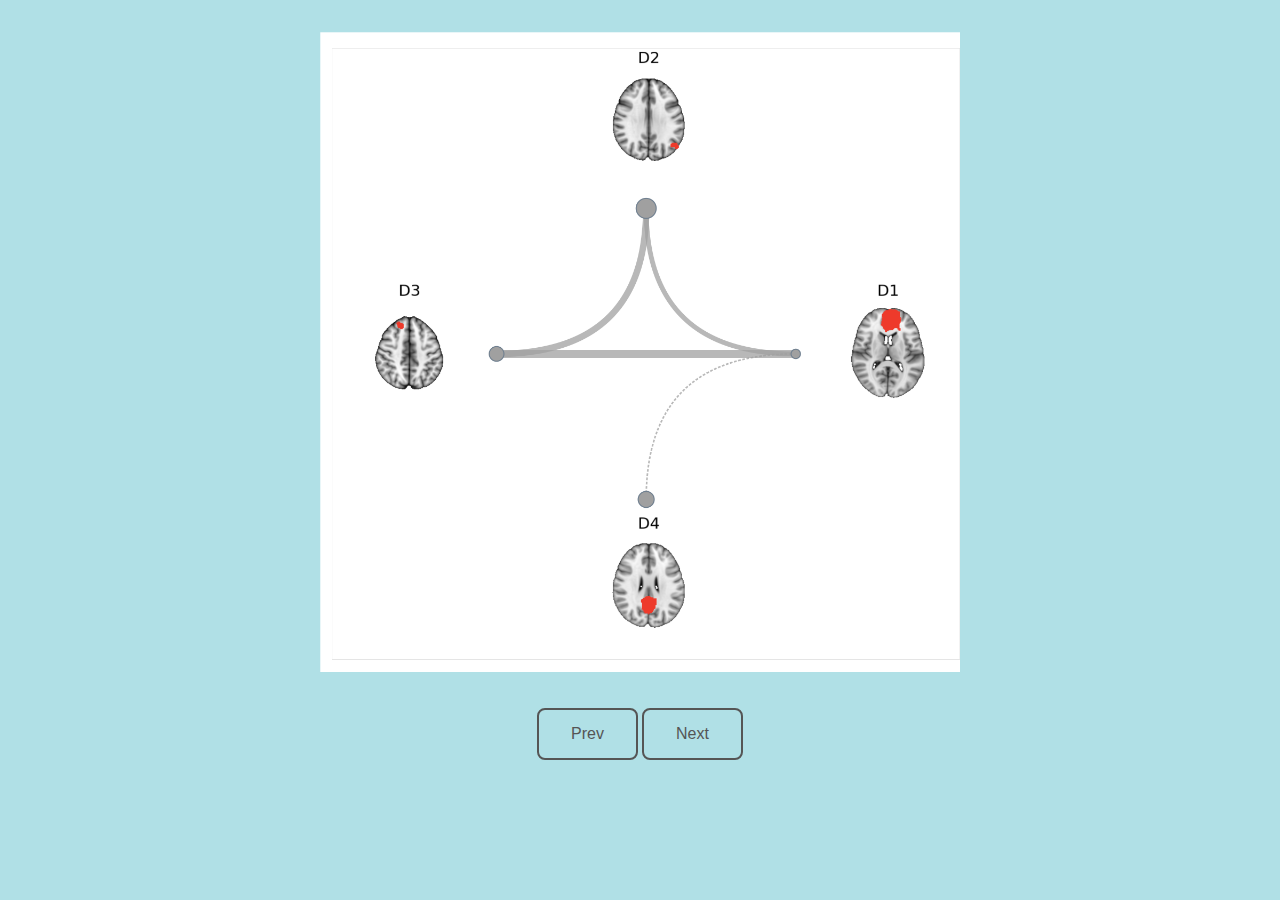
<file: flipthrough.html>
<!DOCTYPE html>
<html>
<!-- https://andrewrosss.github.io/flipthrough.html -->
<head>
	<title></title>
	<style>
		body {background-color: powderblue;}
		h1   {color: blue;}
		p    {color: red;}
		.parent {max-width: 100%; margin: 2em}
		#child {
		  width: 20%;
		  margin: 0 auto;
		}
		#wrapper {
		  width: 100%;
		  /*height: 400px;*/
		  /*border: 1px solid black;*/
		  margin-top: 2em;
		  display: flex;
		  align-items: center;
		  justify-content: center;
		}
		img  {max-width: 40em}
		img.center {
		    display: block;
		    margin: 0 auto;
		}
		.button {
		    background-color: powderblue;/*#4CAF50;*/ /* Green */
		    border: none;
		    color: white;
		    padding: 15px 32px;
		    text-align: center;
		    text-decoration: none;
		    display: inline-block;
		    font-size: 16px;
		    margin: 4px 2px;
		    cursor: pointer;
		    border-radius: 8px;
		    -webkit-transition-duration: 0.4s; /* Safari */
		    transition-duration: 0.4s;
		}
		.button5 {
		    background-color: powderblue;/*white;*/
		    color: #555555;
		    border: 2px solid #555555;
		}
		.button5:hover{
		    background: white;
		}
		.button5:hover:active{
		    background: gainsboro;
		}
		input[type=button] {
		    width: 20em;  height: 6em;
		}
		</style>
</head>
<body>
	<div class='parent'>
		<div>
			<img class='center' id='container' src="images/pp_images/none.png">
		</div>
		<div id='wrapper'>
			<!-- <input type='button' value='next' onclick='ic1.next("container")' />
			<input type='button' value='prev' onclick='ic1.prev("container")' /> -->
			<button class="button button5" onclick='ic1.prev("container")'>
				Prev
			</button>
			<button class="button button5" onclick='ic1.next("container")'>
				Next
			</button>
		</div>
	</div>
	<script type="text/javascript">
		function ImageCollection(images) {
		    this.images = images;
		    this.i = 0;
		    this.next = function(imgId) {
		    var img = document.getElementById(imgId);
		    this.i++;
		    if (this.i == images.length)
		        this.i = 0;
		        img.src = images[this.i];
		    }
		    this.prev = function(imgId) {
		    var img = document.getElementById(imgId);
		    this.i--;
		    if (this.i < 0)
		        this.i = images.length -1;
		        img.src = images[this.i];
		    }
		}

		var ic1 = new ImageCollection(
		    [
		    "images/pp_images/none.png", 
		    "images/pp_images/nodes.png", 
		    "images/pp_images/edges.png",
		    "images/pp_images/all.png"])
	</script>
</body>
</html>
</file>
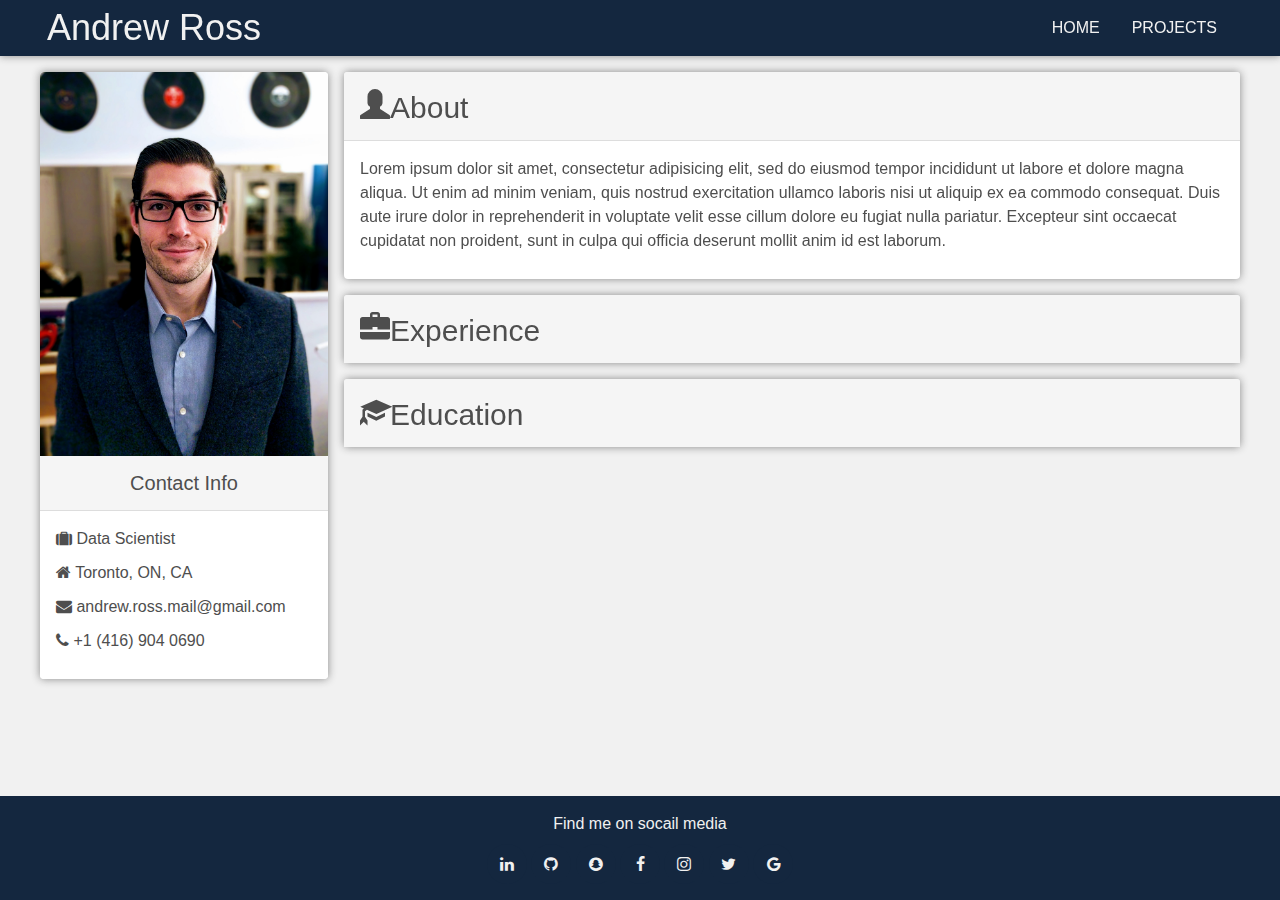
<file: index~.html>
<!DOCTYPE html>
<html lang="en">
<head>
	<title>Andrew Ross | Welcome</title>

	<meta charset="utf-8">
	<meta name="viewport" content="width=device-width, initial-scale=1">
	<meta name="description" content="Personal Website for Andrew Ross">
	<meta name="keywords" content="Andrew, Ross, Andrew Ross, machine learning, data science, data scientist, artificial intelligence, ai, data analyst, computer vision, mathematics, applied mathematics">
	<meta name="author" content="Andrew Ross">

	<link rel="stylesheet" type="text/css" href="https://maxcdn.bootstrapcdn.com/bootstrap/3.3.7/css/bootstrap.min.css">
	<link rel="stylesheet" href="https://cdnjs.cloudflare.com/ajax/libs/font-awesome/4.7.0/css/font-awesome.min.css">
	<link rel="stylesheet" href="css/icomoon.css">
	<link rel="stylesheet" type="text/css" href="./css/style~.css">

	<script type="text/javascript" src="https://ajax.googleapis.com/ajax/libs/jquery/3.3.1/jquery.min.js"></script>
	<script type="text/javascript" src="https://maxcdn.bootstrapcdn.com/bootstrap/3.3.7/js/bootstrap.min.js"></script>
</head>
<body>
	<header>
		<div class="container container-header">
			<div id="branding">
				<h1>Andrew Ross</h1>
			</div>
			<nav>
				<ul>
					<li><a href="index~.html">Home</a></li>
					<!-- <li><a href="resume~.html">Resume</a></li> -->
					<li><a href="projects~.html">Projects</a></li>
				</ul>
			</nav>
		</div>

	</header>

	<div class="container container-body">
		<div class="row">

			<!-- LEFT COLUMN -->
			<div class="col-sm-3">
				<div class="section section-left">
					<img class="head-shot" src="images/head_shot_2.jpg">
					


					<div class="panel-group">
					    <div class="panel panel-default">
					    <a class="panel-heading-link" data-toggle="collapse" href="#collapse-info">
					      <div class="panel-heading">
					        <h4 class="panel-title">
					          Contact Info
					        </h4>
					      </div>
					    </a>
					      <div id="collapse-info" class="panel-collapse collapse in">
					        <div class="panel-body">
					        	<div class="contact-info">
						<p class="p-contact">
							<span class="fa fa-suitcase"></span>
							Data Scientist
						</p>
						<p class="p-contact">
							<span class="fa fa-home"></span>
							Toronto, ON, CA
						</p>
						<p class="p-contact">
							<span class="fa fa-envelope"></span>
							andrew.ross.mail@gmail.com
						</p>
						<p class="p-contact">
							<span class="fa fa-phone"></span>
							+1 (416) 904 0690
						</p>
					</div>
					        </div>
					        
					      </div>
					    </div>
					  </div>


				</div>
			</div>

			<!-- RIGHT COLUMN -->
			<div class="col-sm-9">
				<div class="panel-group" id="accordion">
					<!-- ABOUT -->
				    <div class="panel panel-default">

				    	<!-- PANEL - HEADING -->
				    	<a class="panel-heading-link" data-toggle="collapse" href="#collapse1">
					      	<div class="panel-heading">
					        	<h2 class="panel-title">
					          			<span class="glyphicon glyphicon-user"></span>About
					        	</h2>
				      		</div>
				      	</a>
				      	<!-- PANEL - BODY -->
				    	<div id="collapse1" class="panel-collapse collapse in">
				        	<div class="panel-body">
				        		<p>
									Lorem ipsum dolor sit amet, consectetur adipisicing elit, sed do eiusmod
									tempor incididunt ut labore et dolore magna aliqua. Ut enim ad minim veniam,
									quis nostrud exercitation ullamco laboris nisi ut aliquip ex ea commodo
									consequat. Duis aute irure dolor in reprehenderit in voluptate velit esse
									cillum dolore eu fugiat nulla pariatur. Excepteur sint occaecat cupidatat non
									proident, sunt in culpa qui officia deserunt mollit anim id est laborum.
								</p>
				        	</div>
				    	</div>
					</div> <!-- end panel -->
				    
				    <!-- EXPERIENCE -->
				    <div class="panel panel-default">

				    	<!-- PANEL - HEADING -->
				    	<a class="panel-heading-link" data-toggle="collapse" href="#collapse2">
					      	<div class="panel-heading">
					        	<h4 class="panel-title">
				          			<span class="glyphicon glyphicon-briefcase"></span>Experience
					        	</h4>
					      	</div>
					    </a>

				      	<!-- PANEL - BODY -->
				    	<div id="collapse2" class="panel-collapse collapse">
				        	<div class="panel-body">
				        		<div class="exp-entry">
									<h4 class="exp-institution">Performance Phenomics</h4>
									<h4 class="from-to">From Then - To Now</h4>
									<p>
										Lorem ipsum dolor sit amet, consectetur adipisicing elit, sed do eiusmod
										tempor incididunt ut labore et dolore magna aliqua. Ut enim ad minim veniam,
										quis nostrud exercitation ullamco laboris nisi ut aliquip ex ea commodo
										consequat. 
									</p>
								</div>

								<div class="exp-entry">
									<h4 class="exp-institution">University of Toronto</h4>
									<h4 class="from-to">From Then - To Now</h4>
									<p>
										Lorem ipsum dolor sit amet, consectetur adipisicing elit, sed do eiusmod
										tempor incididunt ut labore et dolore magna aliqua. Ut enim ad minim veniam,
										quis nostrud exercitation ullamco laboris nisi ut aliquip ex ea commodo
										consequat. 
									</p>
								</div>
				        	</div>
				      	</div>
				    </div> <!-- end panel -->

				    <!-- EDUCATION -->
				    <div class="panel panel-default">

				    	<!-- PANEL - HEADING -->
				    	<a class="panel-heading-link" data-toggle="collapse" href="#collapse3">
						    <div class="panel-heading">
					        	<h4 class="panel-title">
				          			<span class="glyphicon glyphicon-education"></span>Education
					        	</h4>
					      	</div>
				      	</a>

				      	<!-- PANEL - BODY -->
				      	<div id="collapse3" class="panel-collapse collapse">
				        	<div class="panel-body">
				        		<div class="exp-entry">
									<h4 class="exp-institution">University of Toronto (MSc)</h4>
									<h4 class="from-to">From Then - To Now</h4>
									<p>
										Lorem ipsum dolor sit amet, consectetur adipisicing elit, sed do eiusmod
										tempor incididunt ut labore et dolore magna aliqua. Ut enim ad minim veniam,
										quis nostrud exercitation ullamco laboris nisi ut aliquip ex ea commodo
										consequat. 
									</p>
								</div>

								<div class="exp-entry">
									<h4 class="exp-institution">University of Toronto (BSc)</h4>
									<h4 class="from-to">From Then - To Now</h4>
									<p>
										Lorem ipsum dolor sit amet, consectetur adipisicing elit, sed do eiusmod
										tempor incididunt ut labore et dolore magna aliqua. Ut enim ad minim veniam,
										quis nostrud exercitation ullamco laboris nisi ut aliquip ex ea commodo
										consequat. 
									</p>
								</div>
				        	</div>
				      	</div>
				    </div> <!-- end panel -->
				</div> <!-- end panel-group -->
			</div> <!-- end col-sm-9 -->
		</div> <!-- end row -->
	</div> <!-- end container container-body -->

	<footer>
		<div class="container container-footer">
			<p>
				Find me on socail media
			</p>
			<ul>
				<li>
					<a href="#" onclick="window.open('https://www.linkedin.com/in/andrew-ross-47b795144/'); return false;"><i class="icon-linkedin"></i> <!-- <span>Andrew Ross</span> --></a>
				</li>
				<li>
					<a href="#" onclick="window.open('https://github.com/andrewrosss'); return false;"><i class="icon-github"></i> <!-- <span>andrewrosss</span> --></a>
				</li>
				<li>
					<a href="#" onclick="window.open('https://github.com/andrewrosss'); return false;"><i class="icon-snapchat"></i> <!-- <span>andrewrosss</span> --></a>
				</li>
				<li>
					<a href="#" onclick="window.open('https://www.facebook.com/Arosss'); return false;"><i class="icon-facebook"></i> <!-- <span>&nbsp;@arosss</span> --></a>
				</li>
				<li>
					<a href="#" onclick="window.open('https://www.instagram.com/lintstagramm/'); return false;"><i class="icon-instagram"></i> <!-- <span>@lintstagramm</span> --></a>
				</li>
				<li>
					<a href="#" onclick="window.open('https://twitter.com/Andrewrosss'); return false;"><i class="icon-twitter"></i> <!-- <span>@andrewrosss</span> --></a>
				</li>
				<li>
					<a href="#" onclick="window.open('https://plus.google.com/u/0/106302438894205825127'); return false;"><i class="icon-google"></i> <!-- <span>+andrew ross</span> --></a>
				</li>
			</ul>
		</div>
	</footer>

	<script type="text/javascript">
		function adjustWidth() {
		   var parentwidth = $(".col-sm-3").width();
		   $(".section-left").width(parentwidth-16);
		 }

		$(window).resize(
	     function() {
	       adjustWidth();
	     })

		$( document ).ready(function() {
		    var parentwidth = $(".col-sm-3").width();
		   $(".section-left").width(parentwidth-16);
		});

		// $( document ).ready(function() {
		// 	var h = Math.max(document.documentElement.clientHeight, window.innerHeight || 0);
		// 	var head = $(".container-header").height()
		// 	var foot = $(".container-footer").height()
		// 	$(".row").height(h - head - foot - 16)
		// });
	</script>
</body>
</html>
</file>
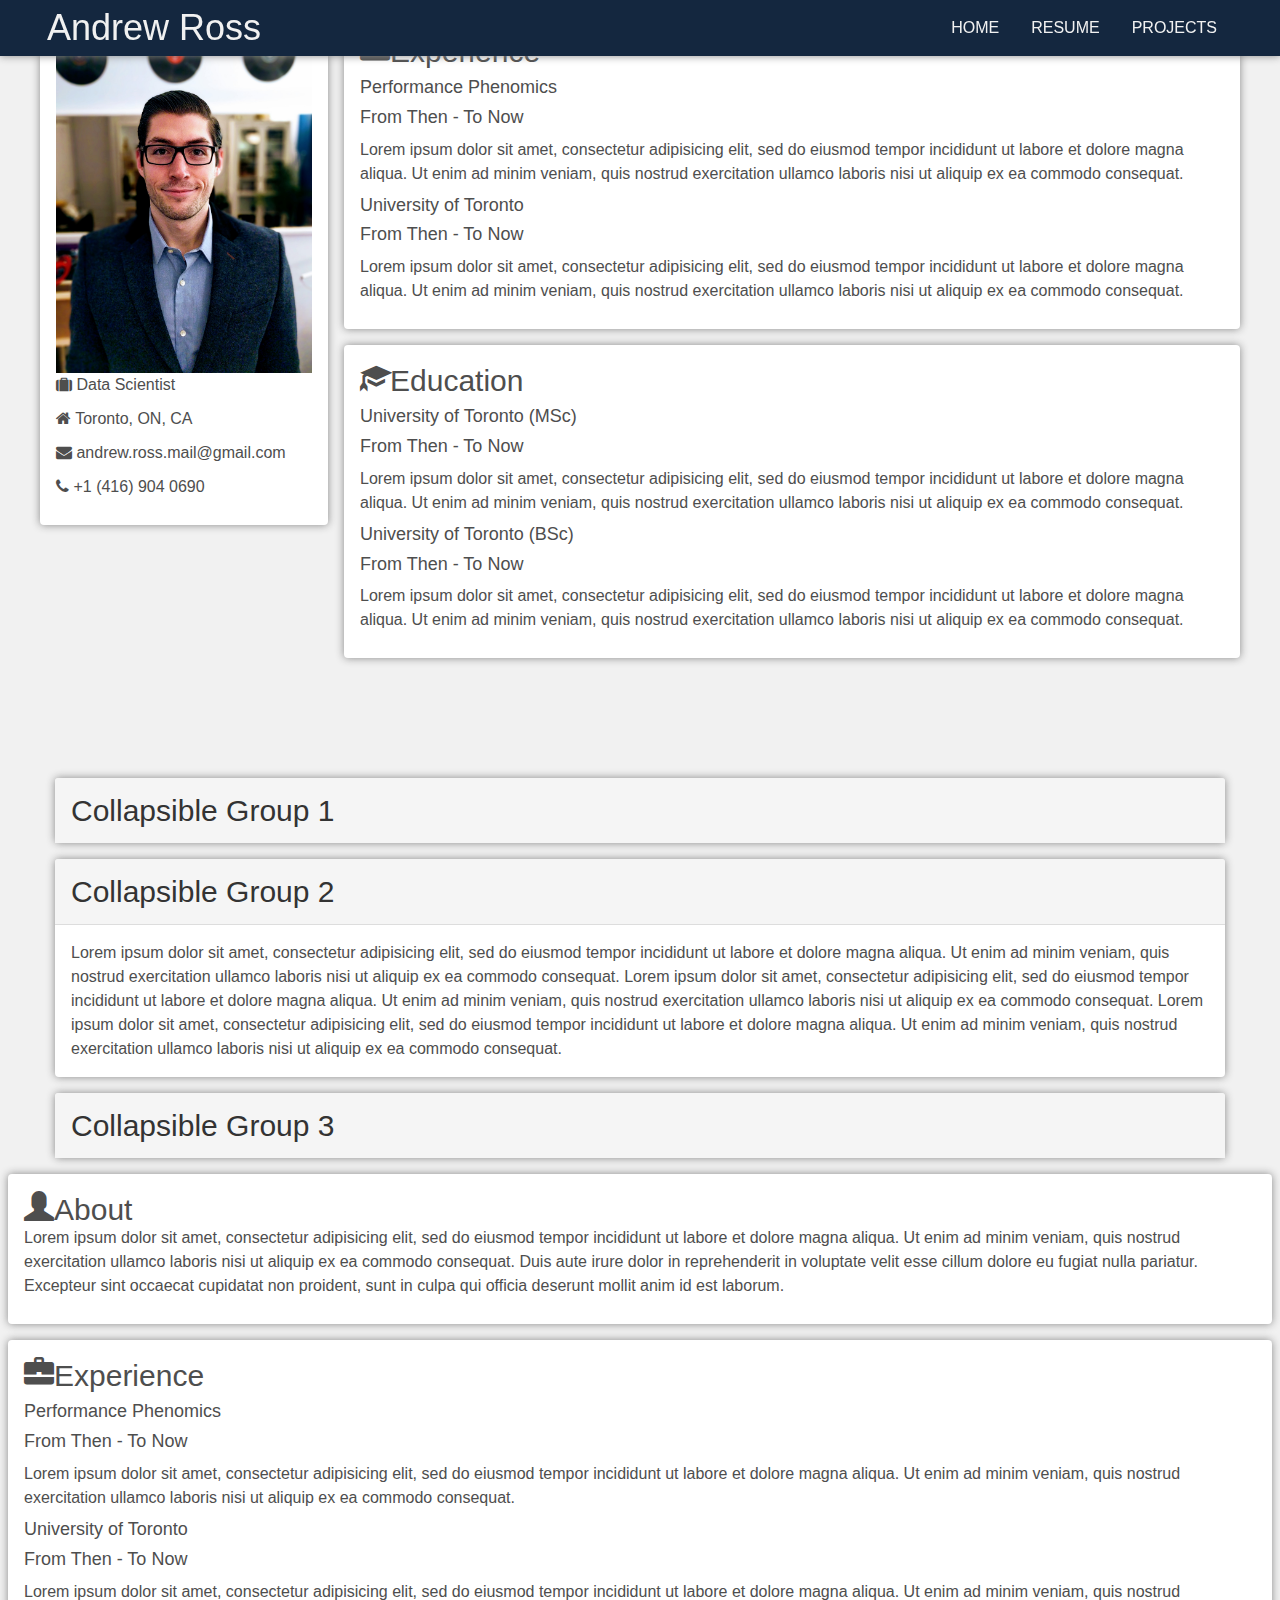
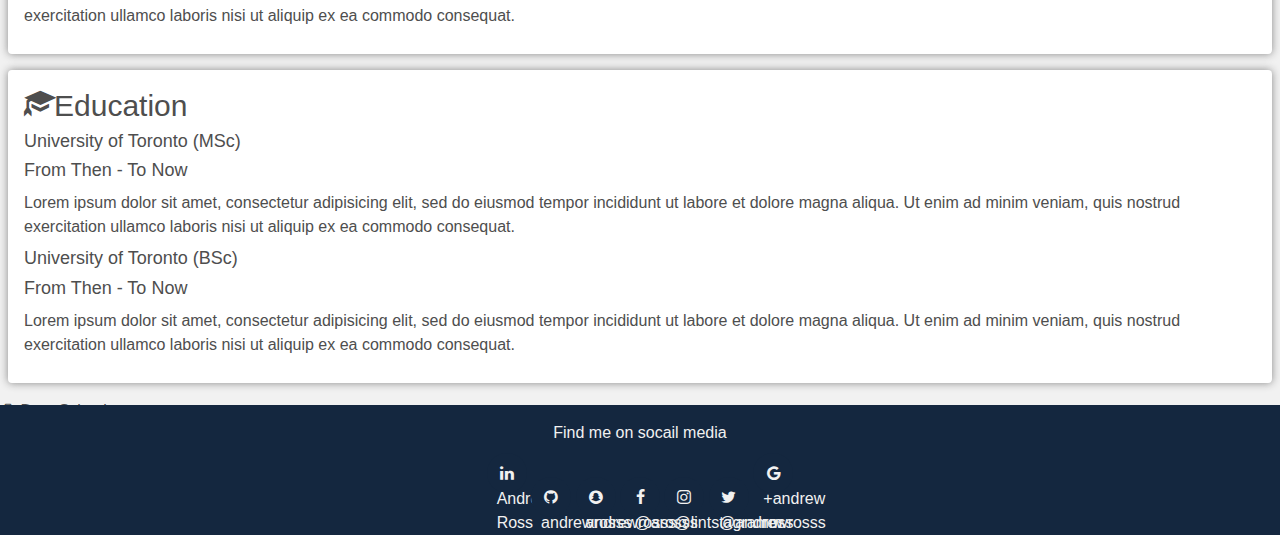
<file: resume~.html>
<!DOCTYPE html>
<html lang="en">
<head>
	<title>Andrew Ross | Welcome</title>

	<meta charset="utf-8">
	<meta name="viewport" content="width=device-width, initial-scale=1">
	<meta name="description" content="Personal Website for Andrew Ross">
	<meta name="keywords" content="Andrew, Ross, Andrew Ross, machine learning, data science, data scientist, artificial intelligence, ai, data analyst, computer vision, mathematics, applied mathematics">
	<meta name="author" content="Andrew Ross">

	<link rel="stylesheet" type="text/css" href="https://maxcdn.bootstrapcdn.com/bootstrap/3.3.7/css/bootstrap.min.css">
	<link rel="stylesheet" href="https://cdnjs.cloudflare.com/ajax/libs/font-awesome/4.7.0/css/font-awesome.min.css">
	<link rel="stylesheet" href="css/icomoon.css">
	<link rel="stylesheet" type="text/css" href="./css/style~.css">

	<script type="text/javascript" src="https://ajax.googleapis.com/ajax/libs/jquery/3.3.1/jquery.min.js"></script>
	<script type="text/javascript" src="https://maxcdn.bootstrapcdn.com/bootstrap/3.3.7/js/bootstrap.min.js"></script>
</head>
<body>
	<header>
		<div class="container">
			<div id="branding">
				<h1>Andrew Ross</h1>
			</div>
			<nav>
				<ul>
					<li><a href="index~.html">Home</a></li>
					<li><a href="resume~.html">Resume</a></li>
					<li><a href="projects~.html">Projects</a></li>
				</ul>
			</nav>
		</div>
	</header>

	<div class="container">
		<div class="row">

			<!-- Photo + Contact Details -->
			<div class="col-sm-3">
				<div class="section">
					<img class="head-shot" src="images/head_shot_2.jpg">
					<p>
						<span class="fa fa-suitcase"></span>
						Data Scientist
					</p>
					<p>
						<span class="fa fa-home"></span>
						Toronto, ON, CA
					</p>
					<p>
						<span class="fa fa-envelope"></span>
						andrew.ross.mail@gmail.com
					</p>
					<p>
						<span class="fa fa-phone"></span>
						+1 (416) 904 0690
					</p>
				</div>
			</div>

			<div class="col-sm-9">

				<!-- Experience -->
				<div class="section">
					<h2><span class="glyphicon glyphicon-briefcase"></span>Experience</h2>
					<div class="exp-entry">
						<h4 class="exp-institution">Performance Phenomics</h4>
						<h4 class="from-to">From Then - To Now</h4>
						<p>
							Lorem ipsum dolor sit amet, consectetur adipisicing elit, sed do eiusmod
							tempor incididunt ut labore et dolore magna aliqua. Ut enim ad minim veniam,
							quis nostrud exercitation ullamco laboris nisi ut aliquip ex ea commodo
							consequat. 
						</p>
					</div>

					<div class="exp-entry">
						<h4 class="exp-institution">University of Toronto</h4>
						<h4 class="from-to">From Then - To Now</h4>
						<p>
							Lorem ipsum dolor sit amet, consectetur adipisicing elit, sed do eiusmod
							tempor incididunt ut labore et dolore magna aliqua. Ut enim ad minim veniam,
							quis nostrud exercitation ullamco laboris nisi ut aliquip ex ea commodo
							consequat. 
						</p>
					</div>
				</div>

				<!-- Education -->
				<div class="section">
					<h2><span class="glyphicon glyphicon-education"></span>Education</h2>
					<div class="exp-entry">
						<h4 class="exp-institution">University of Toronto (MSc)</h4>
						<h4 class="from-to">From Then - To Now</h4>
						<p>
							Lorem ipsum dolor sit amet, consectetur adipisicing elit, sed do eiusmod
							tempor incididunt ut labore et dolore magna aliqua. Ut enim ad minim veniam,
							quis nostrud exercitation ullamco laboris nisi ut aliquip ex ea commodo
							consequat. 
						</p>
					</div>

					<div class="exp-entry">
						<h4 class="exp-institution">University of Toronto (BSc)</h4>
						<h4 class="from-to">From Then - To Now</h4>
						<p>
							Lorem ipsum dolor sit amet, consectetur adipisicing elit, sed do eiusmod
							tempor incididunt ut labore et dolore magna aliqua. Ut enim ad minim veniam,
							quis nostrud exercitation ullamco laboris nisi ut aliquip ex ea commodo
							consequat. 
						</p>
					</div>
				</div>
			</div>
		</div>

	<!-- ############################################################## -->
		<div class="panel-group" id="accordion">
    <div class="panel panel-default">
      <div class="panel-heading">
        <h4 class="panel-title">
          <a data-toggle="collapse" href="#collapse1">Collapsible Group 1</a>
        </h4>
      </div>
      <div id="collapse1" class="panel-collapse collapse">
        <div class="panel-body">Lorem ipsum dolor sit amet, consectetur adipisicing elit,
        sed do eiusmod tempor incididunt ut labore et dolore magna aliqua. Ut enim ad minim veniam,
        quis nostrud exercitation ullamco laboris nisi ut aliquip ex ea commodo consequat.</div>
      </div>
    </div>
    <div class="panel panel-default">
      <div class="panel-heading">
        <h4 class="panel-title">
          <a data-toggle="collapse" href="#collapse2">Collapsible Group 2</a>
        </h4>
      </div>
      <div id="collapse2" class="panel-collapse collapse in">
        <div class="panel-body">Lorem ipsum dolor sit amet, consectetur adipisicing elit,
        sed do eiusmod tempor incididunt ut labore et dolore magna aliqua. Ut enim ad minim veniam,
        quis nostrud exercitation ullamco laboris nisi ut aliquip ex ea commodo consequat.
        Lorem ipsum dolor sit amet, consectetur adipisicing elit,
        sed do eiusmod tempor incididunt ut labore et dolore magna aliqua. Ut enim ad minim veniam,
        quis nostrud exercitation ullamco laboris nisi ut aliquip ex ea commodo consequat.
        Lorem ipsum dolor sit amet, consectetur adipisicing elit,
        sed do eiusmod tempor incididunt ut labore et dolore magna aliqua. Ut enim ad minim veniam,
        quis nostrud exercitation ullamco laboris nisi ut aliquip ex ea commodo consequat.</div>
      </div>
    </div>
    <div class="panel panel-default">
      <div class="panel-heading">
        <h4 class="panel-title">
          <a data-toggle="collapse" href="#collapse3">Collapsible Group 3</a>
        </h4>
      </div>
      <div id="collapse3" class="panel-collapse collapse">
        <div class="panel-body">Lorem ipsum dolor sit amet, consectetur adipisicing elit,
        sed do eiusmod tempor incididunt ut labore et dolore magna aliqua. Ut enim ad minim veniam,
        quis nostrud exercitation ullamco laboris nisi ut aliquip ex ea commodo consequat.
        Lorem ipsum dolor sit amet, consectetur adipisicing elit,
        sed do eiusmod tempor incididunt ut labore et dolore magna aliqua. Ut enim ad minim veniam,
        quis nostrud exercitation ullamco laboris nisi ut aliquip ex ea commodo consequat.</div>
      </div>
    </div>
  </div>
  	<!-- ############################################################## -->
	</div>

	<footer>
		<div class="container container-footer">
			<p>
				Find me on socail media
			</p>
			<ul>
				<li>
					<a href="#" onclick="window.open('https://www.linkedin.com/in/andrew-ross-47b795144/'); return false;"><i class="icon-linkedin"></i> <span>Andrew Ross</span></a>
				</li>
				<li>
					<a href="#" onclick="window.open('https://github.com/andrewrosss'); return false;"><i class="icon-github"></i> <span>andrewrosss</span></a>
				</li>
				<li>
					<a href="#" onclick="window.open('https://github.com/andrewrosss'); return false;"><i class="icon-snapchat"></i> <span>andrewrosss</span></a>
				</li>
				<li>
					<a href="#" onclick="window.open('https://www.facebook.com/Arosss'); return false;"><i class="icon-facebook"></i> <span>&nbsp;@arosss</span></a>
				</li>
				<li>
					<a href="#" onclick="window.open('https://www.instagram.com/lintstagramm/'); return false;"><i class="icon-instagram"></i> <span>@lintstagramm</span></a>
				</li>
				<li>
					<a href="#" onclick="window.open('https://twitter.com/Andrewrosss'); return false;"><i class="icon-twitter"></i> <span>@andrewrosss</span></a>
				</li>
				<li>
					<a href="#" onclick="window.open('https://plus.google.com/u/0/106302438894205825127'); return false;"><i class="icon-google"></i> <span>+andrew ross</span></a>
				</li>
			</ul>
		</div>
	</footer>
</body>
</html>


<div class="section">
					<h2><span class="glyphicon glyphicon-user"></span>About</h2>
					<p>
						Lorem ipsum dolor sit amet, consectetur adipisicing elit, sed do eiusmod
						tempor incididunt ut labore et dolore magna aliqua. Ut enim ad minim veniam,
						quis nostrud exercitation ullamco laboris nisi ut aliquip ex ea commodo
						consequat. Duis aute irure dolor in reprehenderit in voluptate velit esse
						cillum dolore eu fugiat nulla pariatur. Excepteur sint occaecat cupidatat non
						proident, sunt in culpa qui officia deserunt mollit anim id est laborum.
					</p>
				</div>

				<!-- Experience -->
				<div class="section">
					<h2><span class="glyphicon glyphicon-briefcase"></span>Experience</h2>
					<div class="exp-entry">
						<h4 class="exp-institution">Performance Phenomics</h4>
						<h4 class="from-to">From Then - To Now</h4>
						<p>
							Lorem ipsum dolor sit amet, consectetur adipisicing elit, sed do eiusmod
							tempor incididunt ut labore et dolore magna aliqua. Ut enim ad minim veniam,
							quis nostrud exercitation ullamco laboris nisi ut aliquip ex ea commodo
							consequat. 
						</p>
					</div>

					<div class="exp-entry">
						<h4 class="exp-institution">University of Toronto</h4>
						<h4 class="from-to">From Then - To Now</h4>
						<p>
							Lorem ipsum dolor sit amet, consectetur adipisicing elit, sed do eiusmod
							tempor incididunt ut labore et dolore magna aliqua. Ut enim ad minim veniam,
							quis nostrud exercitation ullamco laboris nisi ut aliquip ex ea commodo
							consequat. 
						</p>
					</div>
				</div>

				<!-- Education -->
				<div class="section">
					<h2><span class="glyphicon glyphicon-education"></span>Education</h2>
					<div class="exp-entry">
						<h4 class="exp-institution">University of Toronto (MSc)</h4>
						<h4 class="from-to">From Then - To Now</h4>
						<p>
							Lorem ipsum dolor sit amet, consectetur adipisicing elit, sed do eiusmod
							tempor incididunt ut labore et dolore magna aliqua. Ut enim ad minim veniam,
							quis nostrud exercitation ullamco laboris nisi ut aliquip ex ea commodo
							consequat. 
						</p>
					</div>

					<div class="exp-entry">
						<h4 class="exp-institution">University of Toronto (BSc)</h4>
						<h4 class="from-to">From Then - To Now</h4>
						<p>
							Lorem ipsum dolor sit amet, consectetur adipisicing elit, sed do eiusmod
							tempor incididunt ut labore et dolore magna aliqua. Ut enim ad minim veniam,
							quis nostrud exercitation ullamco laboris nisi ut aliquip ex ea commodo
							consequat. 
						</p>
					</div>
				</div>


				<div class="contact-info">
						<p class="p-contact">
							<span class="fa fa-suitcase"></span>
							Data Scientist
						</p>
						<p class="p-contact">
							<span class="fa fa-home"></span>
							Toronto, ON, CA
						</p>
						<p class="p-contact">
							<span class="fa fa-envelope"></span>
							andrew.ross.mail@gmail.com
						</p>
						<p class="p-contact">
							<span class="fa fa-phone"></span>
							+1 (416) 904 0690
						</p>
					</div>
</file>
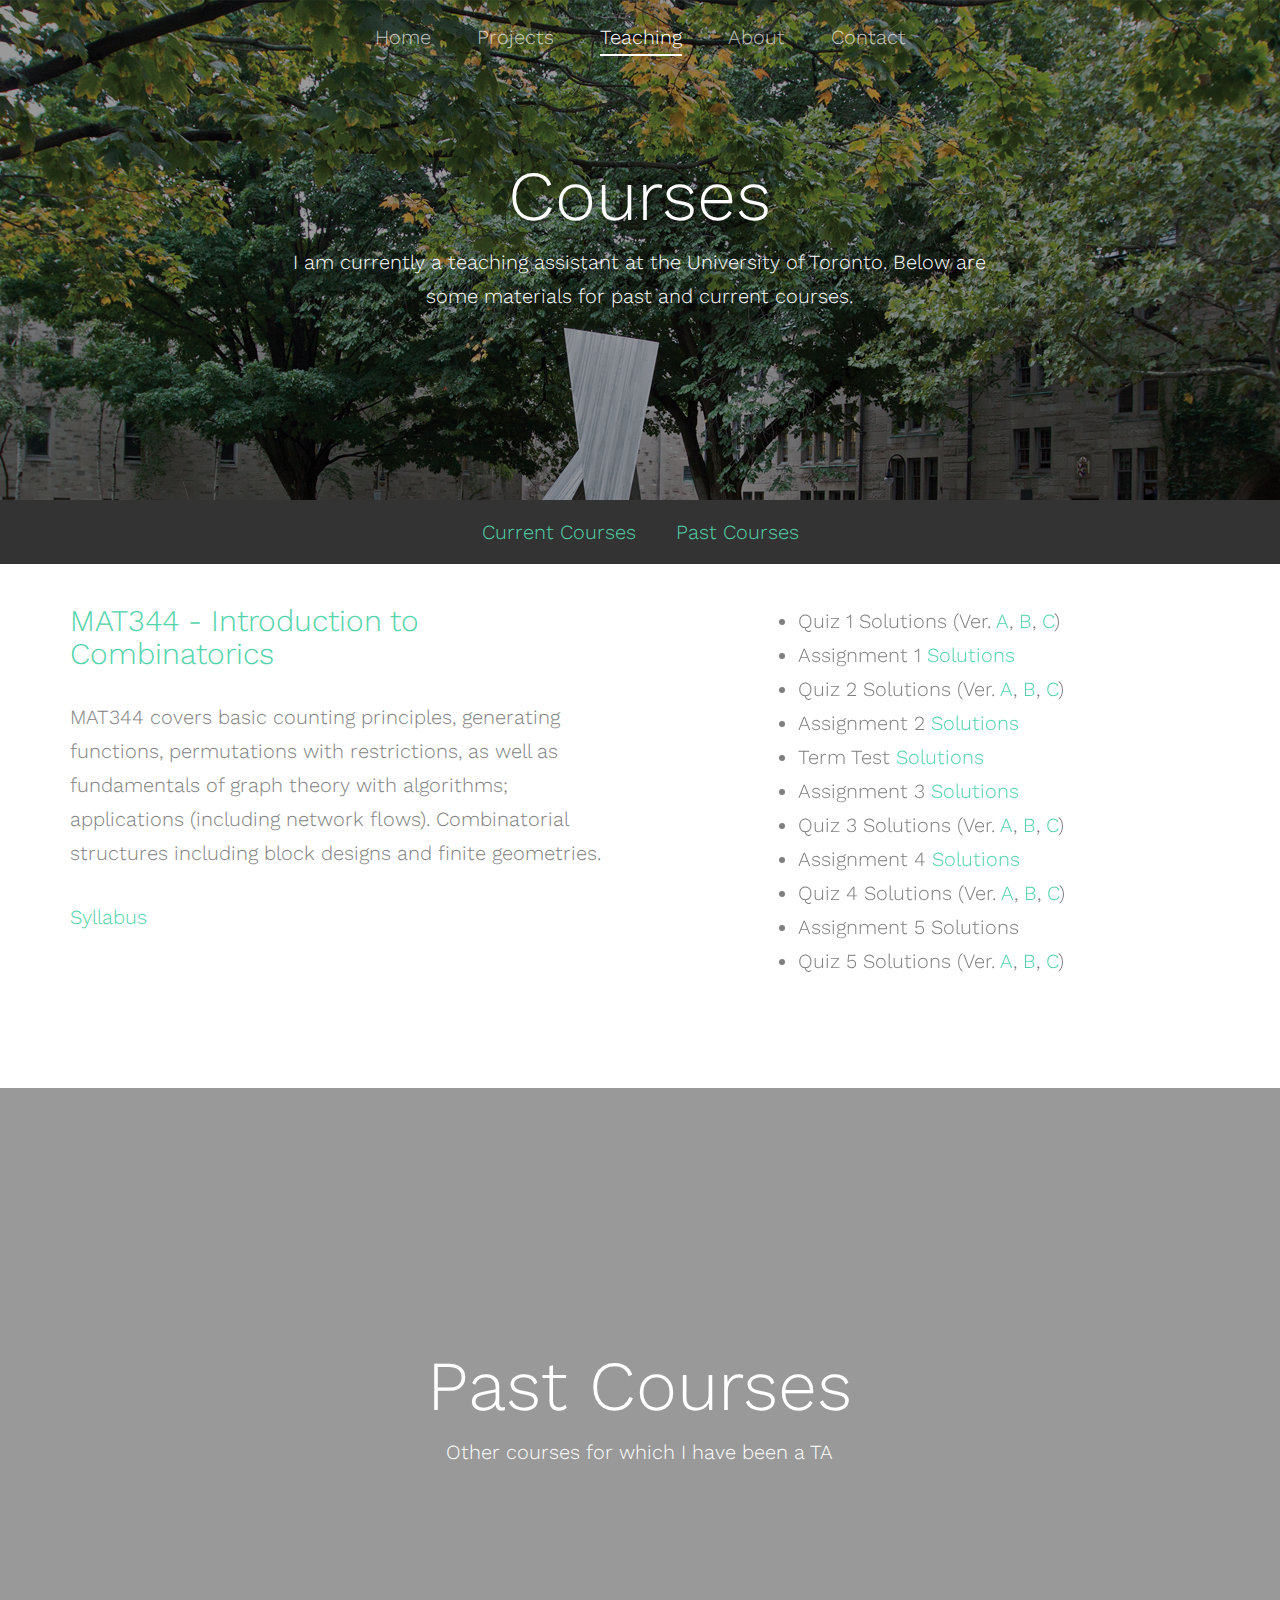
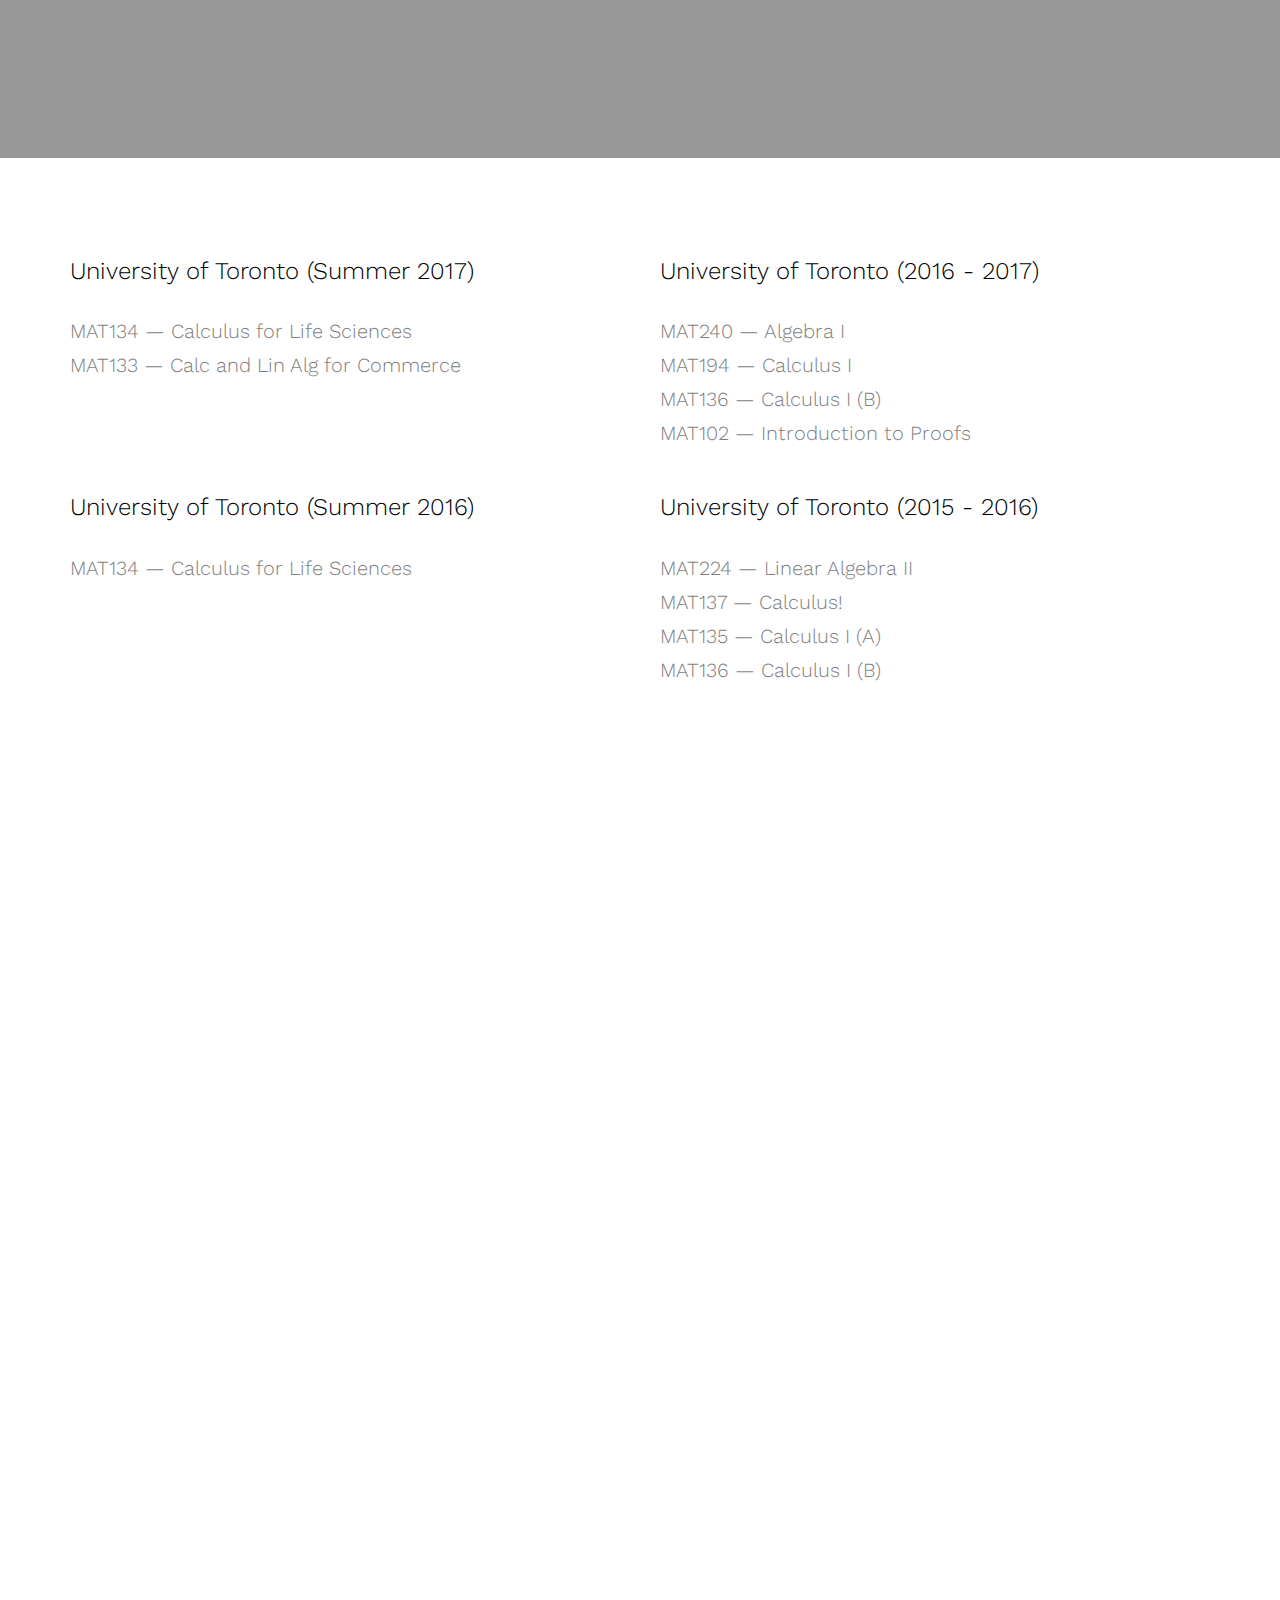
<file: teaching.html>
<!DOCTYPE html>
<!--[if lt IE 7]>      <html class="no-js lt-ie9 lt-ie8 lt-ie7"> <![endif]-->
<!--[if IE 7]>         <html class="no-js lt-ie9 lt-ie8"> <![endif]-->
<!--[if IE 8]>         <html class="no-js lt-ie9"> <![endif]-->
<!--[if gt IE 8]><!--> <html class="no-js"> <!--<![endif]-->
	<head>
	<meta charset="utf-8">
	<meta http-equiv="X-UA-Compatible" content="IE=edge">
	<title>Andrew Ross &mdash; Machine Learning</title>
	<meta name="viewport" content="width=device-width, initial-scale=1">
	<meta name="description" content="Free HTML5 Website Template by FreeHTML5.co" />
	<meta name="keywords" content="free html5, free template, free bootstrap, free website template, html5, css3, mobile first, responsive" />
	<meta name="author" content="FreeHTML5.co" />

  <!-- 
	//////////////////////////////////////////////////////

	FREE HTML5 TEMPLATE 
	DESIGNED & DEVELOPED by FreeHTML5.co
		
	Website: 		http://freehtml5.co/
	Email: 			info@freehtml5.co
	Twitter: 		http://twitter.com/fh5co
	Facebook: 		https://www.facebook.com/fh5co

	//////////////////////////////////////////////////////
	 -->

  	<!-- Facebook and Twitter integration -->
	<meta property="og:title" content=""/>
	<meta property="og:image" content=""/>
	<meta property="og:url" content=""/>
	<meta property="og:site_name" content=""/>
	<meta property="og:description" content=""/>
	<meta name="twitter:title" content="" />
	<meta name="twitter:image" content="" />
	<meta name="twitter:url" content="" />
	<meta name="twitter:card" content="" />

	<!-- Place favicon.ico and apple-touch-icon.png in the root directory -->
	<!-- <link rel="shortcut icon" href="favicon.ico"> -->

	<link href='https://fonts.googleapis.com/css?family=Work+Sans:400,300,600,400italic,700' rel='stylesheet' type='text/css'>
	
	<!-- Animate.css -->
	<link rel="stylesheet" href="css/animate.css">
	
	<!-- Magnific Popup -->
	<!-- <link rel="stylesheet" href="css/magnific-popup.css"> -->
	<!-- Bootstrap  -->
	<link rel="stylesheet" href="css/bootstrap.css">
	<!-- Icomoon Icon Fonts-->
	<link rel="stylesheet" href="css/icomoon.css">
	<!-- Theme style  -->
	<link rel="stylesheet" href="css/style.css">

	<!-- Modernizr JS -->
	<script src="js/modernizr-2.6.2.min.js"></script>
	<!-- FOR IE9 below -->
	<!--[if lt IE 9]>
	<script src="js/respond.min.js"></script>
	<![endif]-->

	</head>
	<body>
	
	<div id="fh5co-wrap">
		<header id="fh5co-header">
			<div class="container">
				<nav class="fh5co-main-nav">
					<ul>
						<li><a href="index.html"><span>Home</span></a></li>
						<li><a href="projects.html"><span>Projects</span></a></li>
						<li class="fh5co-active"><a href="teaching.html"><span>Teaching</span></a></li>
						<li><a href="about.html"><span>About</span></a></li>
						<li><a href="contact.html"><span>Contact</span></a></li>
					</ul>
				</nav>
			</div>
		</header>

		<div class="fh5co-hero" style="background-image: url(images/stmikes.jpg); background-position: center; height: 500px;">
			<div class="overlay_courses"></div>
			<div class="container" style="height: 500px;">
				<div class="row" style="height: 500px;">
					<div class="col-md-8 col-md-offset-2 col-sm-12 col-sm-offset-0 col-xs-12 col-xs-offset-0 text-center fh5co-table" style="height: 500px;">
						<div class="fh5co-intro fh5co-table-cell" style="height: 500px;">
						<!-- style="background-color: rgba(0, 0, 0, 0.3);" -->
							<h1 class="text-center">Courses</h1>
							<p>I am currently a teaching assistant at the University of Toronto. Below are some materials for past and current courses.</p>
						</div>
					</div>
				</div>
			</div>
		</div>

		<!-- CURRENT COURSES -->
		<div class="fh5co-section" style="padding-top: 0;">
			<div class="container" style="padding: 0; margin: 0; width: auto;">
				<div id="about-nav">
					<ul><!-- 
						 --><li><a href="#current"><span>Current Courses</span></a></li><!-- 
						 --><li><a href="#past"><span>Past Courses</span></a></li>
					</ul>
				</div>
			</div>
			<div class="container" style="padding-top: 2em;">
				<div class="row" id="current">
					<!-- <h3 class='text-center'> Current Courses</h3> -->
					<div class="col-md-6">
						<h2><a href="#" onclick="window.open('https://mcs.utm.utoronto.ca/~rennetal/MAT344_F17.html'); return false;">MAT344 - Introduction to Combinatorics</a></h2>
						<p>MAT344 covers basic counting principles, generating functions, permutations with restrictions, as well as  fundamentals of graph theory with algorithms; applications (including network flows). Combinatorial structures including block designs and finite geometries. </p>

						<p>
						<a href="assets/MAT344F_17/MAT344F_17_syllabus.pdf">Syllabus</a></p>
						<!-- 
						<ul class="fh5co-check">
							<li>Web Design</li>
							<li>User Experience</li>
							<li>User Interface</li>
							<li>Search Engine Optimization</li>
						</ul> 
						-->
					</div>
					<div class="col-md-6 col-md-push-1">
						<ul>
							<li>
								Quiz 1 Solutions (Ver. 
								<a href="assets/MAT344F_17/quiz1/version_a/MAT344_F17_Quiz1_VerA.pdf">A</a>, 
								<a href="assets/MAT344F_17/quiz1/version_b/MAT344_F17_Quiz1_VerB.pdf">B</a>, 
								<a href="assets/MAT344F_17/quiz1/version_c/MAT344_F17_Quiz1_VerC.pdf">C</a>)
							</li>
							<li>
								Assignment 1 
								<a href="assets/MAT344F_17/assignment1/MAT344_F17_Assignment1.pdf">Solutions</a>
							</li>
							<li>
								Quiz 2 Solutions (Ver. 
								<a href="assets/MAT344F_17/quiz2/version_a/MAT344_F17_Quiz2_VerA.pdf">A</a>, 
								<a href="assets/MAT344F_17/quiz2/version_b/MAT344_F17_Quiz2_VerB.pdf">B</a>, 
								<a href="assets/MAT344F_17/quiz2/version_c/MAT344_F17_Quiz2_VerC.pdf">C</a>)
							</li>
							<li>
								Assignment 2 
								<a href="assets/MAT344F_17/assignment2/MAT344_F17_Assignment2.pdf">Solutions</a>
							</li>
							<li>
								Term Test 
								<a href="assets/MAT344F_17/test/MAT344_F17_Test.pdf">Solutions</a>
							</li>
							<li>
								Assignment 3 
								<a href="assets/MAT344F_17/assignment3/MAT344_F17_Assignment3.pdf">Solutions</a>
							</li>
							<li>
								Quiz 3 Solutions (Ver. 
								<a href="assets/MAT344F_17/quiz3/version_a/MAT344_F17_Quiz3_VerA.pdf">A</a>, 
								<a href="assets/MAT344F_17/quiz3/version_b/MAT344_F17_Quiz3_VerB.pdf">B</a>, 
								<a href="assets/MAT344F_17/quiz3/version_c/MAT344_F17_Quiz3_VerC.pdf">C</a>)
							</li>
							<li>
								Assignment 4 
								<a href="assets/MAT344F_17/assignment4/MAT344_F17_Assignment4.pdf">Solutions</a>
							</li>
							<li>
								Quiz 4 Solutions (Ver. 
								<a href="assets/MAT344F_17/quiz4/version_a/MAT344_F17_Quiz4_VerA.pdf">A</a>, 
								<a href="assets/MAT344F_17/quiz4/version_b/MAT344_F17_Quiz4_VerB.pdf">B</a>, 
								<a href="assets/MAT344F_17/quiz4/version_c/MAT344_F17_Quiz4_VerC.pdf">C</a>)
							</li>
							<li>
								Assignment 5 Solutions
							</li>
							<li>
								Quiz 5 Solutions (Ver. 
								<a href="assets/MAT344F_17/quiz5/version_a/MAT344_F17_Quiz5_VerA.pdf">A</a>, 
								<a href="assets/MAT344F_17/quiz5/version_b/MAT344_F17_Quiz5_VerB.pdf">B</a>, 
								<a href="assets/MAT344F_17/quiz5/version_c/MAT344_F17_Quiz5_VerC.pdf">C</a>)
							</li>
							<!--
							<img src="images/hero_1.jpg" alt="Free HTML5 by FreeHTML5.co" class="img-responsive">
							-->
						</ul>
					</div>
				</div>
			</div>
		</div>

		<!-- PAST COURSES -->
		<div class="fh5co-hero" style="background-image: url(images/stmikes.jpg); background-position: center;">
			<div class="overlay_courses"></div>
			<div class="container">
				<div class="row">
					<div class="col-md-8 col-md-offset-2 col-sm-12 col-sm-offset-0 col-xs-12 col-xs-offset-0 text-center fh5co-table">
						<div class="fh5co-intro fh5co-table-cell">
							<h1 class="text-center">Past Courses</h1>
							<p> Other courses for which I have been a TA </p>
						</div>
					</div>
				</div>
			</div>
		</div>

		<div class="fh5co-section" id="past">
			<div class="container">
				<div class="row">
					<div class="col-sm-12 col-md-6">
						<h3>University of Toronto (Summer 2017)</h3>
						<ul class="list-unstyled"> <!-- class="fh5co-check" -->
							<li>MAT134 &mdash; Calculus for Life Sciences</li>
							<li>MAT133 &mdash; Calc and Lin Alg for Commerce</li>
							<br>
						</ul>
					</div>
					<div class="col-sm-12 col-md-6">
						<h3>University of Toronto (2016 - 2017)</h3>
						<ul class="list-unstyled"> <!-- class="fh5co-check" -->
							<li>MAT240 &mdash; Algebra I</li>
							<li>MAT194 &mdash; Calculus I</li>
							<li>MAT136 &mdash; Calculus I (B)</li>
							<li>MAT102 &mdash; Introduction to Proofs</li>
							<br>
						</ul>
					</div>
				</div>
				<div class="row">
					<div class="col-sm-12 col-md-6">
						<h3>University of Toronto (Summer 2016)</h3>
						<ul class="list-unstyled"> <!-- class="fh5co-check" -->
							<li>MAT134 &mdash; Calculus for Life Sciences</li>
							<br>
						</ul>
					</div>
					<div class="col-sm-12 col-md-6">
						<h3>University of Toronto (2015 - 2016)</h3>
						<ul class="list-unstyled"> <!-- class="fh5co-check" -->
							<li>MAT224 &mdash; Linear Algebra II</li>
							<li>MAT137 &mdash; Calculus!</li>
							<li>MAT135 &mdash; Calculus I (A)</li>
							<li>MAT136 &mdash; Calculus I (B)</li>
							<br>
						</ul>
					</div>
				</div>
			</div>
		</div>


		<!-- PAST COURSES -->
		<div class="fh5co-parallax" style="background-image: url(images/stmikes.jpg); background-position: center;">
			<!-- <div class="overlay"></div> -->
			<div class="container">
				<div class="row">
					<div class="col-md-8 col-md-offset-2 col-sm-12 col-sm-offset-0 col-xs-12 col-xs-offset-0 text-center fh5co-table">
						<div class="fh5co-intro fh5co-table-cell">
							<!-- <h1 class="text-center">Past Courses</h1>
							<p> Other courses for which I have been a TA </p> -->
						</div>
					</div>
				</div>
			</div>
		</div>

		<!-- <div class="fh5co-section">
			<div class="container">

				<div class="row">
					<div class="col-md-12">
						<div class="row">
							<div class="col-md-6">
								<h2>Start A Project With Us Now!</h2>
							</div>
						</div>
					</div>
					<div class="col-md-6">
						<p>Even the all-powerful Pointing has no control about the blind texts it is an almost unorthographic life One day however a small line of blind text by the name of Lorem Ipsum decided to leave for the far World of Grammar. The Big Oxmox advised her not to do so, because there were thousands of bad Commas, wild Question Marks and devious Semikoli, but the Little Blind Text didn’t listen.</p>
						
					</div>
					<div class="col-md-6">
						<p>Even the all-powerful Pointing has no control about the blind texts it is an almost unorthographic life One day however a small line of blind text by the name of Lorem Ipsum decided to leave for the far World of Grammar.</p>
						<p><a href="#" class="btn btn-primary">Get started now!</a></p>
					</div>
				</div>
			</div> -->
		</div> 

	</div> <!-- END fh5co-wrap -->


	<footer id="fh5co-footer">
		<div class="container">
			<div class="row">
				<div class="col-md-4">
					<!-- <h3>About Us</h3>
					<p>She packed her seven versalia, put her initial into the belt and made herself on the way. When she reached the first hills of the Italic Mountains.</p> -->
				</div>
				<div class="col-sm-12 col-md-2">
					<h3>Quick Links</h3>
					<ul>
						<li><a href="projects.html">Projects</a></li>
						<li><a href="teaching.html">Teaching</a></li>
						<li><a href="about.html">About</a></li>
						<li><a href="contact.html">Contact</a></li>
						<br>
					</ul>
				</div>
				<div class="col-sm-12 col-md-6">
					<h3>Connect</h3>
					<ul class="fh5co-social">
						<!-- LinkedIn -->
						<li><a href="#" onclick="window.open('https://www.linkedin.com/in/andrew-ross-47b795144/'); return false;"><i class="icon-linkedin"></i> <span>andrew ross</span></a></li>
						<!-- GitHub -->
						<li><a href="#" onclick="window.open('https://github.com/andrewrosss'); return false;"><i class="icon-github"></i> <span>andrewrosss</span></a></li>
						<!-- Facebook -->
						<li><a href="#" onclick="window.open('https://www.facebook.com/Arosss'); return false;"><i class="icon-facebook"></i> <span>&nbsp;@arosss</span></a></li>
						<!-- Instagram -->
						<li><a href="#" onclick="window.open('https://www.instagram.com/lintstagramm/'); return false;"><i class="icon-instagram"></i> <span>@lintstagramm</span></a></li>
						<!-- Twitter -->
						<li><a href="#" onclick="window.open('https://twitter.com/Andrewrosss'); return false;"><i class="icon-twitter"></i> <span>@andrewrosss</span></a></li>
						<!-- Google+ -->
						<li><a href="#" onclick="window.open('https://plus.google.com/u/0/106302438894205825127'); return false;"><i class="icon-google"></i> <span>+andrew ross</span></a></li>
					</ul>
				</div>
			</div>
		</div>
	</footer>
	
	<!-- jQuery -->
	<script src="js/jquery.min.js"></script>
	<!-- jQuery Easing -->
	<script src="js/jquery.easing.1.3.js"></script>
	<!-- Bootstrap -->
	<script src="js/bootstrap.min.js"></script>
	<!-- Waypoints -->
	<script src="js/jquery.waypoints.min.js"></script>
	<!-- Stellar -->
	<script src="js/jquery.stellar.min.js"></script>
	<!-- MAIN JS -->
	<script src="js/main.js"></script>
	<!-- SMOOTH SCROLLING -->
	<script>
		// document.querySelector('#alec').scrollIntoView({behavior: 'smooth'});
		$('a[href*=#]').click(function(event){
		    $('html, body').animate({
		        scrollTop: $( $.attr(this, 'href') ).offset().top - 20
		    }, 500);
		    event.preventDefault();
		});
	</script>

	</body>
</html>
</file>
<file: css/icomoon.css>
@font-face {
    font-family: 'icomoon';
    src:    url('../fonts/icomoon/icomoon.eot?195opb');
    src:    url('../fonts/icomoon/icomoon.eot?195opb#iefix') format('embedded-opentype'),
        url('../fonts/icomoon/icomoon.ttf?195opb') format('truetype'),
        url('../fonts/icomoon/icomoon.woff?195opb') format('woff'),
        url('../fonts/icomoon/icomoon.svg?195opb#icomoon') format('svg');
    font-weight: normal;
    font-style: normal;
}

[class^="icon-"], [class*=" icon-"] {
    /* use !important to prevent issues with browser extensions that change fonts */
    font-family: 'icomoon' !important;
    speak: none;
    font-style: normal;
    font-weight: normal;
    font-variant: normal;
    text-transform: none;
    line-height: 1;

    /* Better Font Rendering =========== */
    -webkit-font-smoothing: antialiased;
    -moz-osx-font-smoothing: grayscale;
}

.icon-glass:before {
    content: "\f000";
}
.icon-music:before {
    content: "\f001";
}
.icon-search:before {
    content: "\f002";
}
.icon-envelope-o:before {
    content: "\f003";
}
.icon-heart:before {
    content: "\f004";
}
.icon-star:before {
    content: "\f005";
}
.icon-star-o:before {
    content: "\f006";
}
.icon-user:before {
    content: "\f007";
}
.icon-film:before {
    content: "\f008";
}
.icon-th-large:before {
    content: "\f009";
}
.icon-th:before {
    content: "\f00a";
}
.icon-th-list:before {
    content: "\f00b";
}
.icon-check:before {
    content: "\f00c";
}
.icon-close:before {
    content: "\f00d";
}
.icon-remove:before {
    content: "\f00d";
}
.icon-times:before {
    content: "\f00d";
}
.icon-search-plus:before {
    content: "\f00e";
}
.icon-search-minus:before {
    content: "\f010";
}
.icon-power-off:before {
    content: "\f011";
}
.icon-signal:before {
    content: "\f012";
}
.icon-cog:before {
    content: "\f013";
}
.icon-gear:before {
    content: "\f013";
}
.icon-trash-o:before {
    content: "\f014";
}
.icon-home:before {
    content: "\f015";
}
.icon-file-o:before {
    content: "\f016";
}
.icon-clock-o:before {
    content: "\f017";
}
.icon-road:before {
    content: "\f018";
}
.icon-download:before {
    content: "\f019";
}
.icon-arrow-circle-o-down:before {
    content: "\f01a";
}
.icon-arrow-circle-o-up:before {
    content: "\f01b";
}
.icon-inbox:before {
    content: "\f01c";
}
.icon-play-circle-o:before {
    content: "\f01d";
}
.icon-repeat:before {
    content: "\f01e";
}
.icon-rotate-right:before {
    content: "\f01e";
}
.icon-refresh:before {
    content: "\f021";
}
.icon-list-alt:before {
    content: "\f022";
}
.icon-lock:before {
    content: "\f023";
}
.icon-flag:before {
    content: "\f024";
}
.icon-headphones:before {
    content: "\f025";
}
.icon-volume-off:before {
    content: "\f026";
}
.icon-volume-down:before {
    content: "\f027";
}
.icon-volume-up:before {
    content: "\f028";
}
.icon-qrcode:before {
    content: "\f029";
}
.icon-barcode:before {
    content: "\f02a";
}
.icon-tag:before {
    content: "\f02b";
}
.icon-tags:before {
    content: "\f02c";
}
.icon-book:before {
    content: "\f02d";
}
.icon-bookmark:before {
    content: "\f02e";
}
.icon-print:before {
    content: "\f02f";
}
.icon-camera:before {
    content: "\f030";
}
.icon-font:before {
    content: "\f031";
}
.icon-bold:before {
    content: "\f032";
}
.icon-italic:before {
    content: "\f033";
}
.icon-text-height:before {
    content: "\f034";
}
.icon-text-width:before {
    content: "\f035";
}
.icon-align-left:before {
    content: "\f036";
}
.icon-align-center:before {
    content: "\f037";
}
.icon-align-right:before {
    content: "\f038";
}
.icon-align-justify:before {
    content: "\f039";
}
.icon-list:before {
    content: "\f03a";
}
.icon-dedent:before {
    content: "\f03b";
}
.icon-outdent:before {
    content: "\f03b";
}
.icon-indent:before {
    content: "\f03c";
}
.icon-video-camera:before {
    content: "\f03d";
}
.icon-image:before {
    content: "\f03e";
}
.icon-photo:before {
    content: "\f03e";
}
.icon-picture-o:before {
    content: "\f03e";
}
.icon-pencil:before {
    content: "\f040";
}
.icon-map-marker:before {
    content: "\f041";
}
.icon-adjust:before {
    content: "\f042";
}
.icon-tint:before {
    content: "\f043";
}
.icon-edit:before {
    content: "\f044";
}
.icon-pencil-square-o:before {
    content: "\f044";
}
.icon-share-square-o:before {
    content: "\f045";
}
.icon-check-square-o:before {
    content: "\f046";
}
.icon-arrows:before {
    content: "\f047";
}
.icon-step-backward:before {
    content: "\f048";
}
.icon-fast-backward:before {
    content: "\f049";
}
.icon-backward:before {
    content: "\f04a";
}
.icon-play:before {
    content: "\f04b";
}
.icon-pause:before {
    content: "\f04c";
}
.icon-stop:before {
    content: "\f04d";
}
.icon-forward:before {
    content: "\f04e";
}
.icon-fast-forward:before {
    content: "\f050";
}
.icon-step-forward:before {
    content: "\f051";
}
.icon-eject:before {
    content: "\f052";
}
.icon-chevron-left:before {
    content: "\f053";
}
.icon-chevron-right:before {
    content: "\f054";
}
.icon-plus-circle:before {
    content: "\f055";
}
.icon-minus-circle:before {
    content: "\f056";
}
.icon-times-circle:before {
    content: "\f057";
}
.icon-check-circle:before {
    content: "\f058";
}
.icon-question-circle:before {
    content: "\f059";
}
.icon-info-circle:before {
    content: "\f05a";
}
.icon-crosshairs:before {
    content: "\f05b";
}
.icon-times-circle-o:before {
    content: "\f05c";
}
.icon-check-circle-o:before {
    content: "\f05d";
}
.icon-ban:before {
    content: "\f05e";
}
.icon-arrow-left:before {
    content: "\f060";
}
.icon-arrow-right:before {
    content: "\f061";
}
.icon-arrow-up:before {
    content: "\f062";
}
.icon-arrow-down:before {
    content: "\f063";
}
.icon-mail-forward:before {
    content: "\f064";
}
.icon-share:before {
    content: "\f064";
}
.icon-expand:before {
    content: "\f065";
}
.icon-compress:before {
    content: "\f066";
}
.icon-plus:before {
    content: "\f067";
}
.icon-minus:before {
    content: "\f068";
}
.icon-asterisk:before {
    content: "\f069";
}
.icon-exclamation-circle:before {
    content: "\f06a";
}
.icon-gift:before {
    content: "\f06b";
}
.icon-leaf:before {
    content: "\f06c";
}
.icon-fire:before {
    content: "\f06d";
}
.icon-eye:before {
    content: "\f06e";
}
.icon-eye-slash:before {
    content: "\f070";
}
.icon-exclamation-triangle:before {
    content: "\f071";
}
.icon-warning:before {
    content: "\f071";
}
.icon-plane:before {
    content: "\f072";
}
.icon-calendar:before {
    content: "\f073";
}
.icon-random:before {
    content: "\f074";
}
.icon-comment:before {
    content: "\f075";
}
.icon-magnet:before {
    content: "\f076";
}
.icon-chevron-up:before {
    content: "\f077";
}
.icon-chevron-down:before {
    content: "\f078";
}
.icon-retweet:before {
    content: "\f079";
}
.icon-shopping-cart:before {
    content: "\f07a";
}
.icon-folder:before {
    content: "\f07b";
}
.icon-folder-open:before {
    content: "\f07c";
}
.icon-arrows-v:before {
    content: "\f07d";
}
.icon-arrows-h:before {
    content: "\f07e";
}
.icon-bar-chart:before {
    content: "\f080";
}
.icon-bar-chart-o:before {
    content: "\f080";
}
.icon-twitter-square:before {
    content: "\f081";
}
.icon-facebook-square:before {
    content: "\f082";
}
.icon-camera-retro:before {
    content: "\f083";
}
.icon-key:before {
    content: "\f084";
}
.icon-cogs:before {
    content: "\f085";
}
.icon-gears:before {
    content: "\f085";
}
.icon-comments:before {
    content: "\f086";
}
.icon-thumbs-o-up:before {
    content: "\f087";
}
.icon-thumbs-o-down:before {
    content: "\f088";
}
.icon-star-half:before {
    content: "\f089";
}
.icon-heart-o:before {
    content: "\f08a";
}
.icon-sign-out:before {
    content: "\f08b";
}
.icon-linkedin-square:before {
    content: "\f08c";
}
.icon-thumb-tack:before {
    content: "\f08d";
}
.icon-external-link:before {
    content: "\f08e";
}
.icon-sign-in:before {
    content: "\f090";
}
.icon-trophy:before {
    content: "\f091";
}
.icon-github-square:before {
    content: "\f092";
}
.icon-upload:before {
    content: "\f093";
}
.icon-lemon-o:before {
    content: "\f094";
}
.icon-phone:before {
    content: "\f095";
}
.icon-square-o:before {
    content: "\f096";
}
.icon-bookmark-o:before {
    content: "\f097";
}
.icon-phone-square:before {
    content: "\f098";
}
.icon-twitter:before {
    content: "\f099";
}
.icon-facebook:before {
    content: "\f09a";
}
.icon-facebook-f:before {
    content: "\f09a";
}
.icon-github:before {
    content: "\f09b";
}
.icon-unlock:before {
    content: "\f09c";
}
.icon-credit-card:before {
    content: "\f09d";
}
.icon-feed:before {
    content: "\f09e";
}
.icon-rss:before {
    content: "\f09e";
}
.icon-hdd-o:before {
    content: "\f0a0";
}
.icon-bullhorn:before {
    content: "\f0a1";
}
.icon-bell-o:before {
    content: "\f0a2";
}
.icon-certificate:before {
    content: "\f0a3";
}
.icon-hand-o-right:before {
    content: "\f0a4";
}
.icon-hand-o-left:before {
    content: "\f0a5";
}
.icon-hand-o-up:before {
    content: "\f0a6";
}
.icon-hand-o-down:before {
    content: "\f0a7";
}
.icon-arrow-circle-left:before {
    content: "\f0a8";
}
.icon-arrow-circle-right:before {
    content: "\f0a9";
}
.icon-arrow-circle-up:before {
    content: "\f0aa";
}
.icon-arrow-circle-down:before {
    content: "\f0ab";
}
.icon-globe:before {
    content: "\f0ac";
}
.icon-wrench:before {
    content: "\f0ad";
}
.icon-tasks:before {
    content: "\f0ae";
}
.icon-filter:before {
    content: "\f0b0";
}
.icon-briefcase:before {
    content: "\f0b1";
}
.icon-arrows-alt:before {
    content: "\f0b2";
}
.icon-group:before {
    content: "\f0c0";
}
.icon-users:before {
    content: "\f0c0";
}
.icon-chain:before {
    content: "\f0c1";
}
.icon-link:before {
    content: "\f0c1";
}
.icon-cloud:before {
    content: "\f0c2";
}
.icon-flask:before {
    content: "\f0c3";
}
.icon-cut:before {
    content: "\f0c4";
}
.icon-scissors:before {
    content: "\f0c4";
}
.icon-copy:before {
    content: "\f0c5";
}
.icon-files-o:before {
    content: "\f0c5";
}
.icon-paperclip:before {
    content: "\f0c6";
}
.icon-floppy-o:before {
    content: "\f0c7";
}
.icon-save:before {
    content: "\f0c7";
}
.icon-square:before {
    content: "\f0c8";
}
.icon-bars:before {
    content: "\f0c9";
}
.icon-navicon:before {
    content: "\f0c9";
}
.icon-reorder:before {
    content: "\f0c9";
}
.icon-list-ul:before {
    content: "\f0ca";
}
.icon-list-ol:before {
    content: "\f0cb";
}
.icon-strikethrough:before {
    content: "\f0cc";
}
.icon-underline:before {
    content: "\f0cd";
}
.icon-table:before {
    content: "\f0ce";
}
.icon-magic:before {
    content: "\f0d0";
}
.icon-truck:before {
    content: "\f0d1";
}
.icon-pinterest:before {
    content: "\f0d2";
}
.icon-pinterest-square:before {
    content: "\f0d3";
}
.icon-google-plus-square:before {
    content: "\f0d4";
}
.icon-google-plus:before {
    content: "\f0d5";
}
.icon-money:before {
    content: "\f0d6";
}
.icon-caret-down:before {
    content: "\f0d7";
}
.icon-caret-up:before {
    content: "\f0d8";
}
.icon-caret-left:before {
    content: "\f0d9";
}
.icon-caret-right:before {
    content: "\f0da";
}
.icon-columns:before {
    content: "\f0db";
}
.icon-sort:before {
    content: "\f0dc";
}
.icon-unsorted:before {
    content: "\f0dc";
}
.icon-sort-desc:before {
    content: "\f0dd";
}
.icon-sort-down:before {
    content: "\f0dd";
}
.icon-sort-asc:before {
    content: "\f0de";
}
.icon-sort-up:before {
    content: "\f0de";
}
.icon-envelope:before {
    content: "\f0e0";
}
.icon-linkedin:before {
    content: "\f0e1";
}
.icon-rotate-left:before {
    content: "\f0e2";
}
.icon-undo:before {
    content: "\f0e2";
}
.icon-gavel:before {
    content: "\f0e3";
}
.icon-legal:before {
    content: "\f0e3";
}
.icon-dashboard:before {
    content: "\f0e4";
}
.icon-tachometer:before {
    content: "\f0e4";
}
.icon-comment-o:before {
    content: "\f0e5";
}
.icon-comments-o:before {
    content: "\f0e6";
}
.icon-bolt:before {
    content: "\f0e7";
}
.icon-flash:before {
    content: "\f0e7";
}
.icon-sitemap:before {
    content: "\f0e8";
}
.icon-umbrella:before {
    content: "\f0e9";
}
.icon-clipboard:before {
    content: "\f0ea";
}
.icon-paste:before {
    content: "\f0ea";
}
.icon-lightbulb-o:before {
    content: "\f0eb";
}
.icon-exchange:before {
    content: "\f0ec";
}
.icon-cloud-download:before {
    content: "\f0ed";
}
.icon-cloud-upload:before {
    content: "\f0ee";
}
.icon-user-md:before {
    content: "\f0f0";
}
.icon-stethoscope:before {
    content: "\f0f1";
}
.icon-suitcase:before {
    content: "\f0f2";
}
.icon-bell:before {
    content: "\f0f3";
}
.icon-coffee:before {
    content: "\f0f4";
}
.icon-cutlery:before {
    content: "\f0f5";
}
.icon-file-text-o:before {
    content: "\f0f6";
}
.icon-building-o:before {
    content: "\f0f7";
}
.icon-hospital-o:before {
    content: "\f0f8";
}
.icon-ambulance:before {
    content: "\f0f9";
}
.icon-medkit:before {
    content: "\f0fa";
}
.icon-fighter-jet:before {
    content: "\f0fb";
}
.icon-beer:before {
    content: "\f0fc";
}
.icon-h-square:before {
    content: "\f0fd";
}
.icon-plus-square:before {
    content: "\f0fe";
}
.icon-angle-double-left:before {
    content: "\f100";
}
.icon-angle-double-right:before {
    content: "\f101";
}
.icon-angle-double-up:before {
    content: "\f102";
}
.icon-angle-double-down:before {
    content: "\f103";
}
.icon-angle-left:before {
    content: "\f104";
}
.icon-angle-right:before {
    content: "\f105";
}
.icon-angle-up:before {
    content: "\f106";
}
.icon-angle-down:before {
    content: "\f107";
}
.icon-desktop:before {
    content: "\f108";
}
.icon-laptop:before {
    content: "\f109";
}
.icon-tablet:before {
    content: "\f10a";
}
.icon-mobile:before {
    content: "\f10b";
}
.icon-mobile-phone:before {
    content: "\f10b";
}
.icon-circle-o:before {
    content: "\f10c";
}
.icon-quote-left:before {
    content: "\f10d";
}
.icon-quote-right:before {
    content: "\f10e";
}
.icon-spinner:before {
    content: "\f110";
}
.icon-circle:before {
    content: "\f111";
}
.icon-mail-reply:before {
    content: "\f112";
}
.icon-reply:before {
    content: "\f112";
}
.icon-github-alt:before {
    content: "\f113";
}
.icon-folder-o:before {
    content: "\f114";
}
.icon-folder-open-o:before {
    content: "\f115";
}
.icon-smile-o:before {
    content: "\f118";
}
.icon-frown-o:before {
    content: "\f119";
}
.icon-meh-o:before {
    content: "\f11a";
}
.icon-gamepad:before {
    content: "\f11b";
}
.icon-keyboard-o:before {
    content: "\f11c";
}
.icon-flag-o:before {
    content: "\f11d";
}
.icon-flag-checkered:before {
    content: "\f11e";
}
.icon-terminal:before {
    content: "\f120";
}
.icon-code:before {
    content: "\f121";
}
.icon-mail-reply-all:before {
    content: "\f122";
}
.icon-reply-all:before {
    content: "\f122";
}
.icon-star-half-empty:before {
    content: "\f123";
}
.icon-star-half-full:before {
    content: "\f123";
}
.icon-star-half-o:before {
    content: "\f123";
}
.icon-location-arrow:before {
    content: "\f124";
}
.icon-crop:before {
    content: "\f125";
}
.icon-code-fork:before {
    content: "\f126";
}
.icon-chain-broken:before {
    content: "\f127";
}
.icon-unlink:before {
    content: "\f127";
}
.icon-question:before {
    content: "\f128";
}
.icon-info:before {
    content: "\f129";
}
.icon-exclamation:before {
    content: "\f12a";
}
.icon-superscript:before {
    content: "\f12b";
}
.icon-subscript:before {
    content: "\f12c";
}
.icon-eraser:before {
    content: "\f12d";
}
.icon-puzzle-piece:before {
    content: "\f12e";
}
.icon-microphone:before {
    content: "\f130";
}
.icon-microphone-slash:before {
    content: "\f131";
}
.icon-shield:before {
    content: "\f132";
}
.icon-calendar-o:before {
    content: "\f133";
}
.icon-fire-extinguisher:before {
    content: "\f134";
}
.icon-rocket:before {
    content: "\f135";
}
.icon-maxcdn:before {
    content: "\f136";
}
.icon-chevron-circle-left:before {
    content: "\f137";
}
.icon-chevron-circle-right:before {
    content: "\f138";
}
.icon-chevron-circle-up:before {
    content: "\f139";
}
.icon-chevron-circle-down:before {
    content: "\f13a";
}
.icon-html5:before {
    content: "\f13b";
}
.icon-css3:before {
    content: "\f13c";
}
.icon-anchor:before {
    content: "\f13d";
}
.icon-unlock-alt:before {
    content: "\f13e";
}
.icon-bullseye:before {
    content: "\f140";
}
.icon-ellipsis-h:before {
    content: "\f141";
}
.icon-ellipsis-v:before {
    content: "\f142";
}
.icon-rss-square:before {
    content: "\f143";
}
.icon-play-circle:before {
    content: "\f144";
}
.icon-ticket:before {
    content: "\f145";
}
.icon-minus-square:before {
    content: "\f146";
}
.icon-minus-square-o:before {
    content: "\f147";
}
.icon-level-up:before {
    content: "\f148";
}
.icon-level-down:before {
    content: "\f149";
}
.icon-check-square:before {
    content: "\f14a";
}
.icon-pencil-square:before {
    content: "\f14b";
}
.icon-external-link-square:before {
    content: "\f14c";
}
.icon-share-square:before {
    content: "\f14d";
}
.icon-compass:before {
    content: "\f14e";
}
.icon-caret-square-o-down:before {
    content: "\f150";
}
.icon-toggle-down:before {
    content: "\f150";
}
.icon-caret-square-o-up:before {
    content: "\f151";
}
.icon-toggle-up:before {
    content: "\f151";
}
.icon-caret-square-o-right:before {
    content: "\f152";
}
.icon-toggle-right:before {
    content: "\f152";
}
.icon-eur:before {
    content: "\f153";
}
.icon-euro:before {
    content: "\f153";
}
.icon-gbp:before {
    content: "\f154";
}
.icon-dollar:before {
    content: "\f155";
}
.icon-usd:before {
    content: "\f155";
}
.icon-inr:before {
    content: "\f156";
}
.icon-rupee:before {
    content: "\f156";
}
.icon-cny:before {
    content: "\f157";
}
.icon-jpy:before {
    content: "\f157";
}
.icon-rmb:before {
    content: "\f157";
}
.icon-yen:before {
    content: "\f157";
}
.icon-rouble:before {
    content: "\f158";
}
.icon-rub:before {
    content: "\f158";
}
.icon-ruble:before {
    content: "\f158";
}
.icon-krw:before {
    content: "\f159";
}
.icon-won:before {
    content: "\f159";
}
.icon-bitcoin:before {
    content: "\f15a";
}
.icon-btc:before {
    content: "\f15a";
}
.icon-file:before {
    content: "\f15b";
}
.icon-file-text:before {
    content: "\f15c";
}
.icon-sort-alpha-asc:before {
    content: "\f15d";
}
.icon-sort-alpha-desc:before {
    content: "\f15e";
}
.icon-sort-amount-asc:before {
    content: "\f160";
}
.icon-sort-amount-desc:before {
    content: "\f161";
}
.icon-sort-numeric-asc:before {
    content: "\f162";
}
.icon-sort-numeric-desc:before {
    content: "\f163";
}
.icon-thumbs-up:before {
    content: "\f164";
}
.icon-thumbs-down:before {
    content: "\f165";
}
.icon-youtube-square:before {
    content: "\f166";
}
.icon-youtube:before {
    content: "\f167";
}
.icon-xing:before {
    content: "\f168";
}
.icon-xing-square:before {
    content: "\f169";
}
.icon-youtube-play:before {
    content: "\f16a";
}
.icon-dropbox:before {
    content: "\f16b";
}
.icon-stack-overflow:before {
    content: "\f16c";
}
.icon-instagram:before {
    content: "\f16d";
}
.icon-flickr:before {
    content: "\f16e";
}
.icon-adn:before {
    content: "\f170";
}
.icon-bitbucket:before {
    content: "\f171";
}
.icon-bitbucket-square:before {
    content: "\f172";
}
.icon-tumblr:before {
    content: "\f173";
}
.icon-tumblr-square:before {
    content: "\f174";
}
.icon-long-arrow-down:before {
    content: "\f175";
}
.icon-long-arrow-up:before {
    content: "\f176";
}
.icon-long-arrow-left:before {
    content: "\f177";
}
.icon-long-arrow-right:before {
    content: "\f178";
}
.icon-apple:before {
    content: "\f179";
}
.icon-windows:before {
    content: "\f17a";
}
.icon-android:before {
    content: "\f17b";
}
.icon-linux:before {
    content: "\f17c";
}
.icon-dribbble:before {
    content: "\f17d";
}
.icon-skype:before {
    content: "\f17e";
}
.icon-foursquare:before {
    content: "\f180";
}
.icon-trello:before {
    content: "\f181";
}
.icon-female:before {
    content: "\f182";
}
.icon-male:before {
    content: "\f183";
}
.icon-gittip:before {
    content: "\f184";
}
.icon-gratipay:before {
    content: "\f184";
}
.icon-sun-o:before {
    content: "\f185";
}
.icon-moon-o:before {
    content: "\f186";
}
.icon-archive:before {
    content: "\f187";
}
.icon-bug:before {
    content: "\f188";
}
.icon-vk:before {
    content: "\f189";
}
.icon-weibo:before {
    content: "\f18a";
}
.icon-renren:before {
    content: "\f18b";
}
.icon-pagelines:before {
    content: "\f18c";
}
.icon-stack-exchange:before {
    content: "\f18d";
}
.icon-arrow-circle-o-right:before {
    content: "\f18e";
}
.icon-arrow-circle-o-left:before {
    content: "\f190";
}
.icon-caret-square-o-left:before {
    content: "\f191";
}
.icon-toggle-left:before {
    content: "\f191";
}
.icon-dot-circle-o:before {
    content: "\f192";
}
.icon-wheelchair:before {
    content: "\f193";
}
.icon-vimeo-square:before {
    content: "\f194";
}
.icon-try:before {
    content: "\f195";
}
.icon-turkish-lira:before {
    content: "\f195";
}
.icon-plus-square-o:before {
    content: "\f196";
}
.icon-space-shuttle:before {
    content: "\f197";
}
.icon-slack:before {
    content: "\f198";
}
.icon-envelope-square:before {
    content: "\f199";
}
.icon-wordpress:before {
    content: "\f19a";
}
.icon-openid:before {
    content: "\f19b";
}
.icon-bank:before {
    content: "\f19c";
}
.icon-institution:before {
    content: "\f19c";
}
.icon-university:before {
    content: "\f19c";
}
.icon-graduation-cap:before {
    content: "\f19d";
}
.icon-mortar-board:before {
    content: "\f19d";
}
.icon-yahoo:before {
    content: "\f19e";
}
.icon-google:before {
    content: "\f1a0";
}
.icon-reddit:before {
    content: "\f1a1";
}
.icon-reddit-square:before {
    content: "\f1a2";
}
.icon-stumbleupon-circle:before {
    content: "\f1a3";
}
.icon-stumbleupon:before {
    content: "\f1a4";
}
.icon-delicious:before {
    content: "\f1a5";
}
.icon-digg:before {
    content: "\f1a6";
}
.icon-pied-piper-pp:before {
    content: "\f1a7";
}
.icon-pied-piper-alt:before {
    content: "\f1a8";
}
.icon-drupal:before {
    content: "\f1a9";
}
.icon-joomla:before {
    content: "\f1aa";
}
.icon-language:before {
    content: "\f1ab";
}
.icon-fax:before {
    content: "\f1ac";
}
.icon-building:before {
    content: "\f1ad";
}
.icon-child:before {
    content: "\f1ae";
}
.icon-paw:before {
    content: "\f1b0";
}
.icon-spoon:before {
    content: "\f1b1";
}
.icon-cube:before {
    content: "\f1b2";
}
.icon-cubes:before {
    content: "\f1b3";
}
.icon-behance:before {
    content: "\f1b4";
}
.icon-behance-square:before {
    content: "\f1b5";
}
.icon-steam:before {
    content: "\f1b6";
}
.icon-steam-square:before {
    content: "\f1b7";
}
.icon-recycle:before {
    content: "\f1b8";
}
.icon-automobile:before {
    content: "\f1b9";
}
.icon-car:before {
    content: "\f1b9";
}
.icon-cab:before {
    content: "\f1ba";
}
.icon-taxi:before {
    content: "\f1ba";
}
.icon-tree:before {
    content: "\f1bb";
}
.icon-spotify:before {
    content: "\f1bc";
}
.icon-deviantart:before {
    content: "\f1bd";
}
.icon-soundcloud:before {
    content: "\f1be";
}
.icon-database:before {
    content: "\f1c0";
}
.icon-file-pdf-o:before {
    content: "\f1c1";
}
.icon-file-word-o:before {
    content: "\f1c2";
}
.icon-file-excel-o:before {
    content: "\f1c3";
}
.icon-file-powerpoint-o:before {
    content: "\f1c4";
}
.icon-file-image-o:before {
    content: "\f1c5";
}
.icon-file-photo-o:before {
    content: "\f1c5";
}
.icon-file-picture-o:before {
    content: "\f1c5";
}
.icon-file-archive-o:before {
    content: "\f1c6";
}
.icon-file-zip-o:before {
    content: "\f1c6";
}
.icon-file-audio-o:before {
    content: "\f1c7";
}
.icon-file-sound-o:before {
    content: "\f1c7";
}
.icon-file-movie-o:before {
    content: "\f1c8";
}
.icon-file-video-o:before {
    content: "\f1c8";
}
.icon-file-code-o:before {
    content: "\f1c9";
}
.icon-vine:before {
    content: "\f1ca";
}
.icon-codepen:before {
    content: "\f1cb";
}
.icon-jsfiddle:before {
    content: "\f1cc";
}
.icon-life-bouy:before {
    content: "\f1cd";
}
.icon-life-buoy:before {
    content: "\f1cd";
}
.icon-life-ring:before {
    content: "\f1cd";
}
.icon-life-saver:before {
    content: "\f1cd";
}
.icon-support:before {
    content: "\f1cd";
}
.icon-circle-o-notch:before {
    content: "\f1ce";
}
.icon-ra:before {
    content: "\f1d0";
}
.icon-rebel:before {
    content: "\f1d0";
}
.icon-resistance:before {
    content: "\f1d0";
}
.icon-empire:before {
    content: "\f1d1";
}
.icon-ge:before {
    content: "\f1d1";
}
.icon-git-square:before {
    content: "\f1d2";
}
.icon-git:before {
    content: "\f1d3";
}
.icon-hacker-news:before {
    content: "\f1d4";
}
.icon-y-combinator-square:before {
    content: "\f1d4";
}
.icon-yc-square:before {
    content: "\f1d4";
}
.icon-tencent-weibo:before {
    content: "\f1d5";
}
.icon-qq:before {
    content: "\f1d6";
}
.icon-wechat:before {
    content: "\f1d7";
}
.icon-weixin:before {
    content: "\f1d7";
}
.icon-paper-plane:before {
    content: "\f1d8";
}
.icon-send:before {
    content: "\f1d8";
}
.icon-paper-plane-o:before {
    content: "\f1d9";
}
.icon-send-o:before {
    content: "\f1d9";
}
.icon-history:before {
    content: "\f1da";
}
.icon-circle-thin:before {
    content: "\f1db";
}
.icon-header:before {
    content: "\f1dc";
}
.icon-paragraph:before {
    content: "\f1dd";
}
.icon-sliders:before {
    content: "\f1de";
}
.icon-share-alt:before {
    content: "\f1e0";
}
.icon-share-alt-square:before {
    content: "\f1e1";
}
.icon-bomb:before {
    content: "\f1e2";
}
.icon-futbol-o:before {
    content: "\f1e3";
}
.icon-soccer-ball-o:before {
    content: "\f1e3";
}
.icon-tty:before {
    content: "\f1e4";
}
.icon-binoculars:before {
    content: "\f1e5";
}
.icon-plug:before {
    content: "\f1e6";
}
.icon-slideshare:before {
    content: "\f1e7";
}
.icon-twitch:before {
    content: "\f1e8";
}
.icon-yelp:before {
    content: "\f1e9";
}
.icon-newspaper-o:before {
    content: "\f1ea";
}
.icon-wifi:before {
    content: "\f1eb";
}
.icon-calculator:before {
    content: "\f1ec";
}
.icon-paypal:before {
    content: "\f1ed";
}
.icon-google-wallet:before {
    content: "\f1ee";
}
.icon-cc-visa:before {
    content: "\f1f0";
}
.icon-cc-mastercard:before {
    content: "\f1f1";
}
.icon-cc-discover:before {
    content: "\f1f2";
}
.icon-cc-amex:before {
    content: "\f1f3";
}
.icon-cc-paypal:before {
    content: "\f1f4";
}
.icon-cc-stripe:before {
    content: "\f1f5";
}
.icon-bell-slash:before {
    content: "\f1f6";
}
.icon-bell-slash-o:before {
    content: "\f1f7";
}
.icon-trash:before {
    content: "\f1f8";
}
.icon-copyright:before {
    content: "\f1f9";
}
.icon-at:before {
    content: "\f1fa";
}
.icon-eyedropper:before {
    content: "\f1fb";
}
.icon-paint-brush:before {
    content: "\f1fc";
}
.icon-birthday-cake:before {
    content: "\f1fd";
}
.icon-area-chart:before {
    content: "\f1fe";
}
.icon-pie-chart:before {
    content: "\f200";
}
.icon-line-chart:before {
    content: "\f201";
}
.icon-lastfm:before {
    content: "\f202";
}
.icon-lastfm-square:before {
    content: "\f203";
}
.icon-toggle-off:before {
    content: "\f204";
}
.icon-toggle-on:before {
    content: "\f205";
}
.icon-bicycle:before {
    content: "\f206";
}
.icon-bus:before {
    content: "\f207";
}
.icon-ioxhost:before {
    content: "\f208";
}
.icon-angellist:before {
    content: "\f209";
}
.icon-cc:before {
    content: "\f20a";
}
.icon-ils:before {
    content: "\f20b";
}
.icon-shekel:before {
    content: "\f20b";
}
.icon-sheqel:before {
    content: "\f20b";
}
.icon-meanpath:before {
    content: "\f20c";
}
.icon-buysellads:before {
    content: "\f20d";
}
.icon-connectdevelop:before {
    content: "\f20e";
}
.icon-dashcube:before {
    content: "\f210";
}
.icon-forumbee:before {
    content: "\f211";
}
.icon-leanpub:before {
    content: "\f212";
}
.icon-sellsy:before {
    content: "\f213";
}
.icon-shirtsinbulk:before {
    content: "\f214";
}
.icon-simplybuilt:before {
    content: "\f215";
}
.icon-skyatlas:before {
    content: "\f216";
}
.icon-cart-plus:before {
    content: "\f217";
}
.icon-cart-arrow-down:before {
    content: "\f218";
}
.icon-diamond:before {
    content: "\f219";
}
.icon-ship:before {
    content: "\f21a";
}
.icon-user-secret:before {
    content: "\f21b";
}
.icon-motorcycle:before {
    content: "\f21c";
}
.icon-street-view:before {
    content: "\f21d";
}
.icon-heartbeat:before {
    content: "\f21e";
}
.icon-venus:before {
    content: "\f221";
}
.icon-mars:before {
    content: "\f222";
}
.icon-mercury:before {
    content: "\f223";
}
.icon-intersex:before {
    content: "\f224";
}
.icon-transgender:before {
    content: "\f224";
}
.icon-transgender-alt:before {
    content: "\f225";
}
.icon-venus-double:before {
    content: "\f226";
}
.icon-mars-double:before {
    content: "\f227";
}
.icon-venus-mars:before {
    content: "\f228";
}
.icon-mars-stroke:before {
    content: "\f229";
}
.icon-mars-stroke-v:before {
    content: "\f22a";
}
.icon-mars-stroke-h:before {
    content: "\f22b";
}
.icon-neuter:before {
    content: "\f22c";
}
.icon-genderless:before {
    content: "\f22d";
}
.icon-facebook-official:before {
    content: "\f230";
}
.icon-pinterest-p:before {
    content: "\f231";
}
.icon-whatsapp:before {
    content: "\f232";
}
.icon-server:before {
    content: "\f233";
}
.icon-user-plus:before {
    content: "\f234";
}
.icon-user-times:before {
    content: "\f235";
}
.icon-bed:before {
    content: "\f236";
}
.icon-hotel:before {
    content: "\f236";
}
.icon-viacoin:before {
    content: "\f237";
}
.icon-train:before {
    content: "\f238";
}
.icon-subway:before {
    content: "\f239";
}
.icon-medium:before {
    content: "\f23a";
}
.icon-y-combinator:before {
    content: "\f23b";
}
.icon-yc:before {
    content: "\f23b";
}
.icon-optin-monster:before {
    content: "\f23c";
}
.icon-opencart:before {
    content: "\f23d";
}
.icon-expeditedssl:before {
    content: "\f23e";
}
.icon-battery-4:before {
    content: "\f240";
}
.icon-battery-full:before {
    content: "\f240";
}
.icon-battery-3:before {
    content: "\f241";
}
.icon-battery-three-quarters:before {
    content: "\f241";
}
.icon-battery-2:before {
    content: "\f242";
}
.icon-battery-half:before {
    content: "\f242";
}
.icon-battery-1:before {
    content: "\f243";
}
.icon-battery-quarter:before {
    content: "\f243";
}
.icon-battery-0:before {
    content: "\f244";
}
.icon-battery-empty:before {
    content: "\f244";
}
.icon-mouse-pointer:before {
    content: "\f245";
}
.icon-i-cursor:before {
    content: "\f246";
}
.icon-object-group:before {
    content: "\f247";
}
.icon-object-ungroup:before {
    content: "\f248";
}
.icon-sticky-note:before {
    content: "\f249";
}
.icon-sticky-note-o:before {
    content: "\f24a";
}
.icon-cc-jcb:before {
    content: "\f24b";
}
.icon-cc-diners-club:before {
    content: "\f24c";
}
.icon-clone:before {
    content: "\f24d";
}
.icon-balance-scale:before {
    content: "\f24e";
}
.icon-hourglass-o:before {
    content: "\f250";
}
.icon-hourglass-1:before {
    content: "\f251";
}
.icon-hourglass-start:before {
    content: "\f251";
}
.icon-hourglass-2:before {
    content: "\f252";
}
.icon-hourglass-half:before {
    content: "\f252";
}
.icon-hourglass-3:before {
    content: "\f253";
}
.icon-hourglass-end:before {
    content: "\f253";
}
.icon-hourglass:before {
    content: "\f254";
}
.icon-hand-grab-o:before {
    content: "\f255";
}
.icon-hand-rock-o:before {
    content: "\f255";
}
.icon-hand-paper-o:before {
    content: "\f256";
}
.icon-hand-stop-o:before {
    content: "\f256";
}
.icon-hand-scissors-o:before {
    content: "\f257";
}
.icon-hand-lizard-o:before {
    content: "\f258";
}
.icon-hand-spock-o:before {
    content: "\f259";
}
.icon-hand-pointer-o:before {
    content: "\f25a";
}
.icon-hand-peace-o:before {
    content: "\f25b";
}
.icon-trademark:before {
    content: "\f25c";
}
.icon-registered:before {
    content: "\f25d";
}
.icon-creative-commons:before {
    content: "\f25e";
}
.icon-gg:before {
    content: "\f260";
}
.icon-gg-circle:before {
    content: "\f261";
}
.icon-tripadvisor:before {
    content: "\f262";
}
.icon-odnoklassniki:before {
    content: "\f263";
}
.icon-odnoklassniki-square:before {
    content: "\f264";
}
.icon-get-pocket:before {
    content: "\f265";
}
.icon-wikipedia-w:before {
    content: "\f266";
}
.icon-safari:before {
    content: "\f267";
}
.icon-chrome:before {
    content: "\f268";
}
.icon-firefox:before {
    content: "\f269";
}
.icon-opera:before {
    content: "\f26a";
}
.icon-internet-explorer:before {
    content: "\f26b";
}
.icon-television:before {
    content: "\f26c";
}
.icon-tv:before {
    content: "\f26c";
}
.icon-contao:before {
    content: "\f26d";
}
.icon-500px:before {
    content: "\f26e";
}
.icon-amazon:before {
    content: "\f270";
}
.icon-calendar-plus-o:before {
    content: "\f271";
}
.icon-calendar-minus-o:before {
    content: "\f272";
}
.icon-calendar-times-o:before {
    content: "\f273";
}
.icon-calendar-check-o:before {
    content: "\f274";
}
.icon-industry:before {
    content: "\f275";
}
.icon-map-pin:before {
    content: "\f276";
}
.icon-map-signs:before {
    content: "\f277";
}
.icon-map-o:before {
    content: "\f278";
}
.icon-map:before {
    content: "\f279";
}
.icon-commenting:before {
    content: "\f27a";
}
.icon-commenting-o:before {
    content: "\f27b";
}
.icon-houzz:before {
    content: "\f27c";
}
.icon-vimeo:before {
    content: "\f27d";
}
.icon-black-tie:before {
    content: "\f27e";
}
.icon-fonticons:before {
    content: "\f280";
}
.icon-reddit-alien:before {
    content: "\f281";
}
.icon-edge:before {
    content: "\f282";
}
.icon-credit-card-alt:before {
    content: "\f283";
}
.icon-codiepie:before {
    content: "\f284";
}
.icon-modx:before {
    content: "\f285";
}
.icon-fort-awesome:before {
    content: "\f286";
}
.icon-usb:before {
    content: "\f287";
}
.icon-product-hunt:before {
    content: "\f288";
}
.icon-mixcloud:before {
    content: "\f289";
}
.icon-scribd:before {
    content: "\f28a";
}
.icon-pause-circle:before {
    content: "\f28b";
}
.icon-pause-circle-o:before {
    content: "\f28c";
}
.icon-stop-circle:before {
    content: "\f28d";
}
.icon-stop-circle-o:before {
    content: "\f28e";
}
.icon-shopping-bag:before {
    content: "\f290";
}
.icon-shopping-basket:before {
    content: "\f291";
}
.icon-hashtag:before {
    content: "\f292";
}
.icon-bluetooth:before {
    content: "\f293";
}
.icon-bluetooth-b:before {
    content: "\f294";
}
.icon-percent:before {
    content: "\f295";
}
.icon-gitlab:before {
    content: "\f296";
}
.icon-wpbeginner:before {
    content: "\f297";
}
.icon-wpforms:before {
    content: "\f298";
}
.icon-envira:before {
    content: "\f299";
}
.icon-universal-access:before {
    content: "\f29a";
}
.icon-wheelchair-alt:before {
    content: "\f29b";
}
.icon-question-circle-o:before {
    content: "\f29c";
}
.icon-blind:before {
    content: "\f29d";
}
.icon-audio-description:before {
    content: "\f29e";
}
.icon-volume-control-phone:before {
    content: "\f2a0";
}
.icon-braille:before {
    content: "\f2a1";
}
.icon-assistive-listening-systems:before {
    content: "\f2a2";
}
.icon-american-sign-language-interpreting:before {
    content: "\f2a3";
}
.icon-asl-interpreting:before {
    content: "\f2a3";
}
.icon-deaf:before {
    content: "\f2a4";
}
.icon-deafness:before {
    content: "\f2a4";
}
.icon-hard-of-hearing:before {
    content: "\f2a4";
}
.icon-glide:before {
    content: "\f2a5";
}
.icon-glide-g:before {
    content: "\f2a6";
}
.icon-sign-language:before {
    content: "\f2a7";
}
.icon-signing:before {
    content: "\f2a7";
}
.icon-low-vision:before {
    content: "\f2a8";
}
.icon-viadeo:before {
    content: "\f2a9";
}
.icon-viadeo-square:before {
    content: "\f2aa";
}
.icon-snapchat:before {
    content: "\f2ab";
}
.icon-snapchat-ghost:before {
    content: "\f2ac";
}
.icon-snapchat-square:before {
    content: "\f2ad";
}
.icon-pied-piper:before {
    content: "\f2ae";
}
.icon-first-order:before {
    content: "\f2b0";
}
.icon-yoast:before {
    content: "\f2b1";
}
.icon-themeisle:before {
    content: "\f2b2";
}
.icon-google-plus-circle:before {
    content: "\f2b3";
}
.icon-google-plus-official:before {
    content: "\f2b3";
}
.icon-fa:before {
    content: "\f2b4";
}
.icon-font-awesome:before {
    content: "\f2b4";
}
.icon-mobile2:before {
    content: "\e000";
}
.icon-laptop2:before {
    content: "\e001";
}
.icon-desktop2:before {
    content: "\e002";
}
.icon-tablet2:before {
    content: "\e003";
}
.icon-phone2:before {
    content: "\e004";
}
.icon-document:before {
    content: "\e005";
}
.icon-documents:before {
    content: "\e006";
}
.icon-search2:before {
    content: "\e007";
}
.icon-clipboard2:before {
    content: "\e008";
}
.icon-newspaper:before {
    content: "\e009";
}
.icon-notebook:before {
    content: "\e00a";
}
.icon-book-open:before {
    content: "\e00b";
}
.icon-browser:before {
    content: "\e00c";
}
.icon-calendar2:before {
    content: "\e00d";
}
.icon-presentation:before {
    content: "\e00e";
}
.icon-picture:before {
    content: "\e00f";
}
.icon-pictures:before {
    content: "\e010";
}
.icon-video:before {
    content: "\e011";
}
.icon-camera2:before {
    content: "\e012";
}
.icon-printer:before {
    content: "\e013";
}
.icon-toolbox:before {
    content: "\e014";
}
.icon-briefcase2:before {
    content: "\e015";
}
.icon-wallet:before {
    content: "\e016";
}
.icon-gift2:before {
    content: "\e017";
}
.icon-bargraph:before {
    content: "\e018";
}
.icon-grid:before {
    content: "\e019";
}
.icon-expand2:before {
    content: "\e01a";
}
.icon-focus:before {
    content: "\e01b";
}
.icon-edit2:before {
    content: "\e01c";
}
.icon-adjustments:before {
    content: "\e01d";
}
.icon-ribbon:before {
    content: "\e01e";
}
.icon-hourglass2:before {
    content: "\e01f";
}
.icon-lock2:before {
    content: "\e020";
}
.icon-megaphone:before {
    content: "\e021";
}
.icon-shield2:before {
    content: "\e022";
}
.icon-trophy2:before {
    content: "\e023";
}
.icon-flag2:before {
    content: "\e024";
}
.icon-map2:before {
    content: "\e025";
}
.icon-puzzle:before {
    content: "\e026";
}
.icon-basket:before {
    content: "\e027";
}
.icon-envelope2:before {
    content: "\e028";
}
.icon-streetsign:before {
    content: "\e029";
}
.icon-telescope:before {
    content: "\e02a";
}
.icon-gears2:before {
    content: "\e02b";
}
.icon-key2:before {
    content: "\e02c";
}
.icon-paperclip2:before {
    content: "\e02d";
}
.icon-attachment:before {
    content: "\e02e";
}
.icon-pricetags:before {
    content: "\e02f";
}
.icon-lightbulb:before {
    content: "\e030";
}
.icon-layers:before {
    content: "\e031";
}
.icon-pencil2:before {
    content: "\e032";
}
.icon-tools:before {
    content: "\e033";
}
.icon-tools-2:before {
    content: "\e034";
}
.icon-scissors2:before {
    content: "\e035";
}
.icon-paintbrush:before {
    content: "\e036";
}
.icon-magnifying-glass:before {
    content: "\e037";
}
.icon-circle-compass:before {
    content: "\e038";
}
.icon-linegraph:before {
    content: "\e039";
}
.icon-mic:before {
    content: "\e03a";
}
.icon-strategy:before {
    content: "\e03b";
}
.icon-beaker:before {
    content: "\e03c";
}
.icon-caution:before {
    content: "\e03d";
}
.icon-recycle2:before {
    content: "\e03e";
}
.icon-anchor2:before {
    content: "\e03f";
}
.icon-profile-male:before {
    content: "\e040";
}
.icon-profile-female:before {
    content: "\e041";
}
.icon-bike:before {
    content: "\e042";
}
.icon-wine:before {
    content: "\e043";
}
.icon-hotairballoon:before {
    content: "\e044";
}
.icon-globe2:before {
    content: "\e045";
}
.icon-genius:before {
    content: "\e046";
}
.icon-map-pin2:before {
    content: "\e047";
}
.icon-dial:before {
    content: "\e048";
}
.icon-chat:before {
    content: "\e049";
}
.icon-heart2:before {
    content: "\e04a";
}
.icon-cloud2:before {
    content: "\e04b";
}
.icon-upload2:before {
    content: "\e04c";
}
.icon-download2:before {
    content: "\e04d";
}
.icon-target:before {
    content: "\e04e";
}
.icon-hazardous:before {
    content: "\e04f";
}
.icon-piechart:before {
    content: "\e050";
}
.icon-speedometer:before {
    content: "\e051";
}
.icon-global:before {
    content: "\e052";
}
.icon-compass2:before {
    content: "\e053";
}
.icon-lifesaver:before {
    content: "\e054";
}
.icon-clock:before {
    content: "\e055";
}
.icon-aperture:before {
    content: "\e056";
}
.icon-quote:before {
    content: "\e057";
}
.icon-scope:before {
    content: "\e058";
}
.icon-alarmclock:before {
    content: "\e059";
}
.icon-refresh2:before {
    content: "\e05a";
}
.icon-happy:before {
    content: "\e05b";
}
.icon-sad:before {
    content: "\e05c";
}
.icon-facebook2:before {
    content: "\e05d";
}
.icon-twitter2:before {
    content: "\e05e";
}
.icon-googleplus:before {
    content: "\e05f";
}
.icon-rss2:before {
    content: "\e060";
}
.icon-tumblr2:before {
    content: "\e061";
}
.icon-linkedin2:before {
    content: "\e062";
}
.icon-dribbble2:before {
    content: "\e063";
}
</file>
<file: css/style.css>
@font-face {
  font-family: 'icomoon';
  src: url("../fonts/icomoon/icomoon.eot?srf3rx");
  src: url("../fonts/icomoon/icomoon.eot?srf3rx#iefix") format("embedded-opentype"), url("../fonts/icomoon/icomoon.ttf?srf3rx") format("truetype"), url("../fonts/icomoon/icomoon.woff?srf3rx") format("woff"), url("../fonts/icomoon/icomoon.svg?srf3rx#icomoon") format("svg");
  font-weight: normal;
  font-style: normal;
}
/* =======================================================
*
* 	Template Style 
*	Edit this section
*
* ======================================================= */
body {
  font-family: "Work Sans", Arial, sans-serif;
  font-weight: 300;
  font-size: 20px;
  line-height: 1.7;
  color: #777777;
  color: #7f7f7f;
  background: #fff;
  height: 100%;
  position: relative;
}
@media screen and (max-width: 768px) {
  body {
    font-size: 17px;
    line-height: 1.5;
  }
}

a {
  color: /*#2e969f*//*#54b2a9*/#52d3aa;
  -webkit-transition: 0.5s;
  -o-transition: 0.5s;
  transition: 0.5s;
}
a:hover, a:active, a:focus {
  color: #52d3aa;
  outline: none;
  text-decoration: none;
}

p {
  margin-bottom: 1.5em;
}

h1, h2, h3, h4, h5, h6 {
  color: #000;
  font-family: "Work Sans", Arial, sans-serif;
  font-weight: 300;
  margin: 0 0 30px 0;
}

::-webkit-selection {
  color: #fff;
  background: #52d3aa;
}

::-moz-selection {
  color: #fff;
  background: #52d3aa;
}

::selection {
  color: #fff;
  background: #52d3aa;
}

#fh5co-wrap {
  position: relative;
  background: #fff;
  z-index: 2;
  margin-bottom: 450px;
}
@media screen and (max-width: 992px) {
  #fh5co-wrap {
    margin-bottom: auto;
  }
}

#fh5co-footer {
  padding-top: 4em;
  position: fixed;
  bottom: 0;
  left: 0;
  width: 100%;
  z-index: 1;
  height: 450px;
  background: #333333;
  font-size: 18px;
}
@media screen and (max-width: 992px) {
  #fh5co-footer {
    height: inherit;
    position: relative;
    padding: 5em 0;
  }
}
#fh5co-footer .fh5co-social li {
  display: block;
}
#fh5co-footer p {
  line-height: 1.5;
}
#fh5co-footer h3 {
  color: #fff;
  font-size: 20px;
}
#fh5co-footer a {
  color: rgba(255, 255, 255, 0.7);
}
#fh5co-footer a:hover {
  color: #52d3aa;
}
#fh5co-footer ul {
  padding: 0;
  margin: 0;
}
#fh5co-footer ul li {
  padding: 0;
  margin: 0;
  list-style: none;
}
#fh5co-footer .fh5co-copyright {
  padding-top: 3em;
}
#fh5co-footer .fh5co-copyright small {
  display: block;
}

#fh5co-header {
  position: absolute;
  top: 0;
  width: 100%;
  z-index: 1000;
}
#fh5co-header nav {
  text-align: center;
}
#fh5co-header nav ul {
  padding: 0;
  margin: 0;
}
#fh5co-header nav li {
  padding: 0;
  margin: 0;
  list-style: none;
  display: inline;
}
#fh5co-header nav li a {
  padding: 20px;
  color: rgba(255, 255, 255, 0.7);
  display: -moz-inline-stack;
  display: inline-block;
  zoom: 1;
  *display: inline;
  -webkit-transition: 0.1s;
  -o-transition: 0.1s;
  transition: 0.1s;
}
#fh5co-header nav li a span {
  -webkit-transition: 0.5s;
  -o-transition: 0.5s;
  transition: 0.5s;
  border-bottom: 2px solid transparent;
  display: block;
}
@media screen and (max-width: 768px) {
  #fh5co-header nav li a {
    padding: 10px 2px;
  }
}
#fh5co-header nav li a:hover {
  color: white;
}
#fh5co-header nav li a:hover span {
  border-bottom: 2px solid #fff;
}
#fh5co-header nav li.fh5co-active a {
  color: #fff;
}
#fh5co-header nav li.fh5co-active a span {
  border-bottom: 2px solid #fff;
}

#fh5co-header-contact nav li {
  padding: 0;
  margin: 0;
  list-style: none;
  display: inline;
}
#fh5co-header-contact nav {
  text-align: center;
}
#fh5co-header-contact nav ul {
  padding: 0;
  margin: 0;
}
#fh5co-header-contact nav li {
  padding: 0;
  margin: 0;
  list-style: none;
  display: inline;
}
#fh5co-header-contact nav li a {
  padding: 20px;
  color: rgba(255, 255, 255, 0.7);
  display: -moz-inline-stack;
  display: inline-block;
  zoom: 1;
  *display: inline;
  -webkit-transition: 0.1s;
  -o-transition: 0.1s;
  transition: 0.1s;
}
#fh5co-header-contact nav li a span {
  -webkit-transition: 0.5s;
  -o-transition: 0.5s;
  transition: 0.5s;
  border-bottom: 2px solid transparent;
  display: block;
}
@media screen and (max-width: 768px) {
  #fh5co-header-contact nav li a {
    padding: 10px 2px;
  }
}
#fh5co-header-contact nav li a:hover {
  color: black;
}
#fh5co-header-contact nav li a:hover span {
  border-bottom: 2px solid #3c3c3c;
}
#fh5co-header-contact nav li.fh5co-active-contact a {
  color: #3c3c3c;
}
#fh5co-header-contact nav li.fh5co-active-contact a span {
  border-bottom: 2px solid #3c3c3c;
}

#about-nav {
  z-index: 1000;
}

#about-nav ul {
  list-style-type: none;
  margin: 0;
  padding: 0;
  background-color: #333333;
  overflow: visible !important;
  text-align: center;
  line-height: 1.2;
}

#about-nav li {
  display: inline;
  padding: 1em 0 1em 0;
}

#about-nav li a {
  text-decoration: none;
  padding: 1em;
  display: inline-block;
}

#about-nav li a span {
  padding: 0;
  margin: 0;
}

#about-nav li:hover, #about-nav a:hover {
  background-color: #52d3aa;
  color: #333;
}

@media screen and (max-width: 768px) {
  #about-nav ul {
    padding: 0;
  }
  #about-nav li {
    display: list-item;
    padding: 0;
  }
  #about-nav li a span {
    padding: 0;
    margin: 0;
  }
  #about-nav li a {
    display: block;
  }
}



.fh5co-table,
.fh5co-table-cell,
.fh5co-hero,
.fh5co-parallax {
  height: 670px;/*670px*/
}

.fh5co-hero, .fh5co-parallax {
  background-color: #555;
  background-attachment: fixed;
  background-size: cover;
  position: relative;
}
.fh5co-hero .overlay, .fh5co-parallax .overlay {
  position: absolute;
  top: 0;
  left: 0;
  right: 0;
  bottom: 0;
  background: black;
  opacity: .2;
}

.fh5co-hero .overlay_courses{
  position: absolute;
  top: 0;
  left: 0;
  right: 0;
  bottom: 0;
  background: black;
  opacity: .4;
}



@media screen and (max-width: 768px) {
  .fh5co-hero, .fh5co-parallax {
    background-attachment: scroll;
    text-align:center;
    padding: 2em 0 /*4em*/;
  }
}
.fh5co-hero .fh5co-intro h1, .fh5co-parallax .fh5co-intro h1 {
  color: #fff;
  font-size: 70px;
  font-weight: 300;
  margin-bottom: 10px;
}
@media screen and (max-width: 768px) {
  .fh5co-hero .fh5co-intro h1, .fh5co-parallax .fh5co-intro h1 {
    font-size: 30px;
  }
}
.fh5co-hero .fh5co-intro p, .fh5co-parallax .fh5co-intro p {
  color: #fff;
}
.fh5co-hero .fh5co-intro p a, .fh5co-parallax .fh5co-intro p a {
  color: #fff;
  border-bottom: 2px solid rgba(255, 255, 255, 0.2);
}
.fh5co-hero .fh5co-intro p a:hover, .fh5co-parallax .fh5co-intro p a:hover {
  color: #fff;
}

.fh5co-table {
  display: table;
}

.fh5co-table-cell {
  display: table-cell;
  vertical-align: middle;
}

.fh5co-section {
  padding: 5em 0 5em 0;
}

@media screen and (max-width: 768px) {
  .fh5co-section {
    padding: 3em 0 3em 0;
  }
}

.fh5co-feature {
  text-align: left;
  width: 100%;
  float: left;
  padding: 20px;
}
.fh5co-feature .fh5co-icon {
  float: left;
  width: 10%;
  display: block;
  margin-top: 5px;
}
.fh5co-feature .fh5co-icon i {
  color: #52d3aa;
  font-size: 70px;
}
@media screen and (max-width: 1200px) {
  .fh5co-feature .fh5co-icon i {
    font-size: 40px;
  }
}
.fh5co-feature.fh5co-feature-sm .fh5co-icon i {
  color: #52d3aa;
  font-size: 28px;
}
@media screen and (max-width: 1200px) {
  .fh5co-feature.fh5co-feature-sm .fh5co-icon i {
    font-size: 28px;
  }
}
.fh5co-feature .fh5co-text {
  float: right;
  width: 80%;
}
@media screen and (max-width: 768px) {
  .fh5co-feature .fh5co-text {
    width: 82%;
  }
}
@media screen and (max-width: 480px) {
  .fh5co-feature .fh5co-text {
    width: 72%;
  }
}
.fh5co-feature .fh5co-text h2, .fh5co-feature .fh5co-text h3 {
  margin: 0;
  padding: 0;
}
.fh5co-feature .fh5co-text h3 {
  margin-bottom: 20px;
  color: rgba(0, 0, 0, 0.8);
}

.fh5co-social {
  padding: 0;
  margin: 0;
}
.fh5co-social li {
  padding: 0;
  margin: 0;
  list-style: none;
  display: -moz-inline-stack;
  display: inline-block;
  zoom: 1;
  *display: inline;
}
.fh5co-social li a span {
  display: -moz-inline-stack;
  display: inline-block;
  zoom: 1;
  *display: inline;
  padding-left: 10px;
}

.btn {
  margin-right: 4px;
  margin-bottom: 4px;
  font-family: "Work Sans", Arial, sans-serif;
  font-size: 18px;
  font-weight: 400;
  -webkit-border-radius: 0px;
  -moz-border-radius: 0px;
  -ms-border-radius: 0px;
  border-radius: 0px;
  -webkit-transition: 0.5s;
  -o-transition: 0.5s;
  transition: 0.5s;
  padding: 8px 20px !important;
}
.btn.btn-sm {
  padding: 4px 15px !important;
}
.btn.btn-md {
  padding: 8px 20px !important;
}
.btn.btn-lg {
  padding: 18px 36px !important;
}
.btn:hover, .btn:active, .btn:focus {
  box-shadow: none !important;
  outline: none !important;
}

.btn-primary {
  background: #52d3aa;
  color: #fff;
  border: 2px solid #52d3aa;
}
.btn-primary:hover, .btn-primary:focus, .btn-primary:active {
  background: #66d8b4 !important;
  border-color: #66d8b4 !important;
}
.btn-primary.btn-outline {
  background: transparent;
  color: #52d3aa;
  border: 2px solid #52d3aa;
}
.btn-primary.btn-outline:hover, .btn-primary.btn-outline:focus, .btn-primary.btn-outline:active {
  background: #52d3aa;
  color: #fff;
}

.btn-success {
  background: #5cb85c;
  color: #fff;
  border: 2px solid #5cb85c;
}
.btn-success:hover, .btn-success:focus, .btn-success:active {
  background: #4cae4c !important;
  border-color: #4cae4c !important;
}
.btn-success.btn-outline {
  background: transparent;
  color: #5cb85c;
  border: 2px solid #5cb85c;
}
.btn-success.btn-outline:hover, .btn-success.btn-outline:focus, .btn-success.btn-outline:active {
  background: #5cb85c;
  color: #fff;
}

.btn-info {
  background: #5bc0de;
  color: #fff;
  border: 2px solid #5bc0de;
}
.btn-info:hover, .btn-info:focus, .btn-info:active {
  background: #46b8da !important;
  border-color: #46b8da !important;
}
.btn-info.btn-outline {
  background: transparent;
  color: #5bc0de;
  border: 2px solid #5bc0de;
}
.btn-info.btn-outline:hover, .btn-info.btn-outline:focus, .btn-info.btn-outline:active {
  background: #5bc0de;
  color: #fff;
}

.btn-warning {
  background: #f0ad4e;
  color: #fff;
  border: 2px solid #f0ad4e;
}
.btn-warning:hover, .btn-warning:focus, .btn-warning:active {
  background: #eea236 !important;
  border-color: #eea236 !important;
}
.btn-warning.btn-outline {
  background: transparent;
  color: #f0ad4e;
  border: 2px solid #f0ad4e;
}
.btn-warning.btn-outline:hover, .btn-warning.btn-outline:focus, .btn-warning.btn-outline:active {
  background: #f0ad4e;
  color: #fff;
}

.btn-danger {
  background: #d9534f;
  color: #fff;
  border: 2px solid #d9534f;
}
.btn-danger:hover, .btn-danger:focus, .btn-danger:active {
  background: #d43f3a !important;
  border-color: #d43f3a !important;
}
.btn-danger.btn-outline {
  background: transparent;
  color: #d9534f;
  border: 2px solid #d9534f;
}
.btn-danger.btn-outline:hover, .btn-danger.btn-outline:focus, .btn-danger.btn-outline:active {
  background: #d9534f;
  color: #fff;
}

.btn-outline {
  background: none;
  border: 2px solid gray;
  font-size: 16px;
  -webkit-transition: 0.3s;
  -o-transition: 0.3s;
  transition: 0.3s;
}
.btn-outline:hover, .btn-outline:focus, .btn-outline:active {
  box-shadow: none;
}

.form-control {
  -webkit-appearance: none;
  -moz-appearance: none;
  appearance: none;
  box-shadow: none;
  background: transparent;
  border: 2px solid rgba(0, 0, 0, 0.1);
  height: 54px;
  font-size: 18px;
  font-weight: 300;
  -webkit-border-radius: 0px;
  -moz-border-radius: 0px;
  -ms-border-radius: 0px;
  border-radius: 0px;
}
.form-control:active, .form-control:focus {
  outline: none;
  box-shadow: none;
  border-color: #52d3aa;
}

.fh5co-check {
  padding: 0 0 0 0;
  margin: 0 0 1.5em 0;
}
.fh5co-check li {
  padding: 0 0 0 40px;
  margin: 0;
  list-style: none;
  position: relative;
}
.fh5co-check li:before {
  font-family: 'icomoon';
  speak: none;
  font-style: normal;
  font-weight: normal;
  font-variant: normal;
  text-transform: none;
  line-height: 1;
  /* Better Font Rendering =========== */
  -webkit-font-smoothing: antialiased;
  -moz-osx-font-smoothing: grayscale;
  position: absolute;
  left: 0;
  top: .3em;
  content: "\f00c";
  color: #52d3aa;
}

.fh5co-staff img {
  margin-bottom: 1em;
}
.fh5co-staff h3 {
  margin: 0;
}
.fh5co-staff h4 {
  margin: 0 0 20px 0;
  font-weight: 300;
  color: rgba(0, 0, 0, 0.4);
}

figure figcaption {
    text-align: center;
}

#head_shot {
  transform: translate(0%,20%);
}

@media screen and (max-width: 768px) {
  #head_shot {
    transform: translate(0%,0%);
  }
}

ul#projects_menu li {
    display:inline;
}

#map {
  width: 100%;
  height: 700px;
}

@media screen and (max-width: 768px) {
  #map {
    height: 200px;
  }
}

@media screen and (max-width: 480px) {
  .col-xxs-12 {
    float: none;
    width: 100%;
  }
}

.row-bottom-padded-lg {
  padding-bottom: 7em;
}
@media screen and (max-width: 768px) {
  .row-bottom-padded-lg {
    padding-bottom: 2em;
  }
}

.row-bottom-padded-md {
  padding-bottom: 4em;
}
@media screen and (max-width: 768px) {
  .row-bottom-padded-md {
    padding-bottom: 2em;
  }
}

.row-bottom-padded-sm {
  padding-bottom: 2em;
}
@media screen and (max-width: 768px) {
  .row-bottom-padded-sm {
    padding-bottom: 2em;
  }
}

/*# sourceMappingURL=style.css.map */
</file>
<file: css/style~.css>
html{
	position: relative;
	min-height: 100%;
}

body{
	font-family: Arial, Helvetica, sans-serif;
	color: #4e4e4e;
	font-size: 16px;
	line-height: 1.5em;
	padding: 0;
	margin: 0;
	background-color: #f1f1f1;
}

/* Global */
.container{
	width: 95%;
	margin: auto;
}

ul{
	margin: 0;
	padding: 0;
}

a, a:hover, a:active, a:visited, a:focus {
    text-decoration:none;
}

/* Header */
header{
	background: #14273f;
	color: #f1f1f1;
	position: fixed;
	z-index: 1000;
	width: 100%;
	top: 0;
	box-shadow: 0px 0px 8px #888888;
}

header a{
	color: #f1f1f1;
	text-decoration: none;
	text-transform: uppercase;
	font-size: 16px;
	padding: 16px 16px;
	display: block;
}


header ul li{
	float: left;
	display: inline;
}

.container-header{

}

header li a:hover{
	background-color: #f4f4f4;
	text-decoration: none;
	color: #14273f; /*#00695C;*/
}

header li a.active{
	background-color: #f4f4f4;
	text-decoration: none;
	color: #00695C;
}

header #branding{
	float: left;
	/*-webkit-transform: translate(0%, 25%);  
    transform: translate(0%, 25%);*/
	align-items: center;
}

header #branding h1{
	margin: 0;
	padding-top: 8px
}

header nav{
	float: right;
}

.contact-info{
	padding: 0;
}

.col-sm-3{
	padding: 0;
}

.col-sm-9{
	padding: 0;
}

.section{
	background-color: #ffffff;
	border-radius: 4px;
	margin: 0 8px 16px 8px;
	padding: 16px;
	box-shadow: 0px 0px 8px #888888;
}

.section-left{
	padding: 0;
	position: fixed;
}

.section-left .panel-group{
	margin:0;
}

.section-left .panel {
	box-shadow: none;
}

.section-left .panel-group .panel {
    margin-bottom: 0;
}

.section-left .panel-heading h4{
	text-align: center;
	font-size: 20px;
}

.section-left .panel-heading a:hover{
	color: red;/*#4e4e4e;*/
}

.section h2{
	margin: 0;
	padding: 0;
	width: inherit;
}

.container-body{
	margin: 56px auto 0;
}

.row{
	padding-top: 16px;
	padding-bottom: 104px;
}

img.head-shot{
	width: 100%;
	border-top-right-radius: 4px;
	border-top-left-radius: 4px;
}

.panel-group{
	margin: 0px 8px;
}

.panel{
	box-shadow: 0px 0px 8px #888888;
	border: 0;
}

.panel-group .panel+.panel {
    margin-top: 0; 
}

.panel-group .panel {
    margin-bottom: 16px;
}

.panel-heading{
	padding: 16px;
	background-color: #f5f5f5;
}

.panel-heading-link{
	color: #4e4e4e;
}


.panel-heading-link{
color: #4e4e4e;
}
.panel-heading-link:hover{
color: #4e4e4e;
}
.panel-heading-link:active{
color: #4e4e4e;
} 
.panel-heading-link:visited{
color: #4e4e4e;
}
.panel-heading-link:focus {
    color: #4e4e4e;
}


.panel-title{
	font-size: 30px;
}

.panel-body{
	padding: 16px;
	border-top: 1px solid #ddd
}

footer{
	text-align: center;
	color: #f1f1f1;
	background-color: #14273f;

	position: absolute;
	bottom: 0;
	width: 100%;

}

footer a{
	color: #f1f1f1;
	background-color: #14273f;
	padding: 10px;
	display: block;
	margin: 0;
	width: 40px;
	height: 40px;
	border-radius: 50%;
}

footer a:hover{
	text-decoration: none;
	color: #14273f;
	background-color: #f1f1f1;
}

footer a:visited{
	text-decoration: none;
}

footer ul{
	margin: auto;
}

footer li{
	display: inline-block;
	margin-bottom: 16px;
}

footer p{
	margin: 0;
	margin-top: 16px;
	margin-bottom: 8px;
	padding: 0;
}

@media only screen and (max-width: 768px) {
    .section-left{
		position: relative;
	}

	.row{
		padding-bottom: 94px;
	}

	footer a{
		width: 30px;
		height: 30px;
		padding: 0px;
		text-align: center;
	}
	footer i{
		position: relative;
		top: 18%;
	}
}

@media only screen and (max-width: 500px) {
    body {
        
    }

    nav{
		width: 100%;
	}

    header #branding{
		display: block;
		width: 100%;
		text-align: center;
		padding-bottom: 4px;
	}

	header ul{
		text-align: center;
	}

	header ul li{
		float: none;
		display: inline-block;
	}

	.container-body{
		margin: 107px auto 0;
	}
}
</file>
